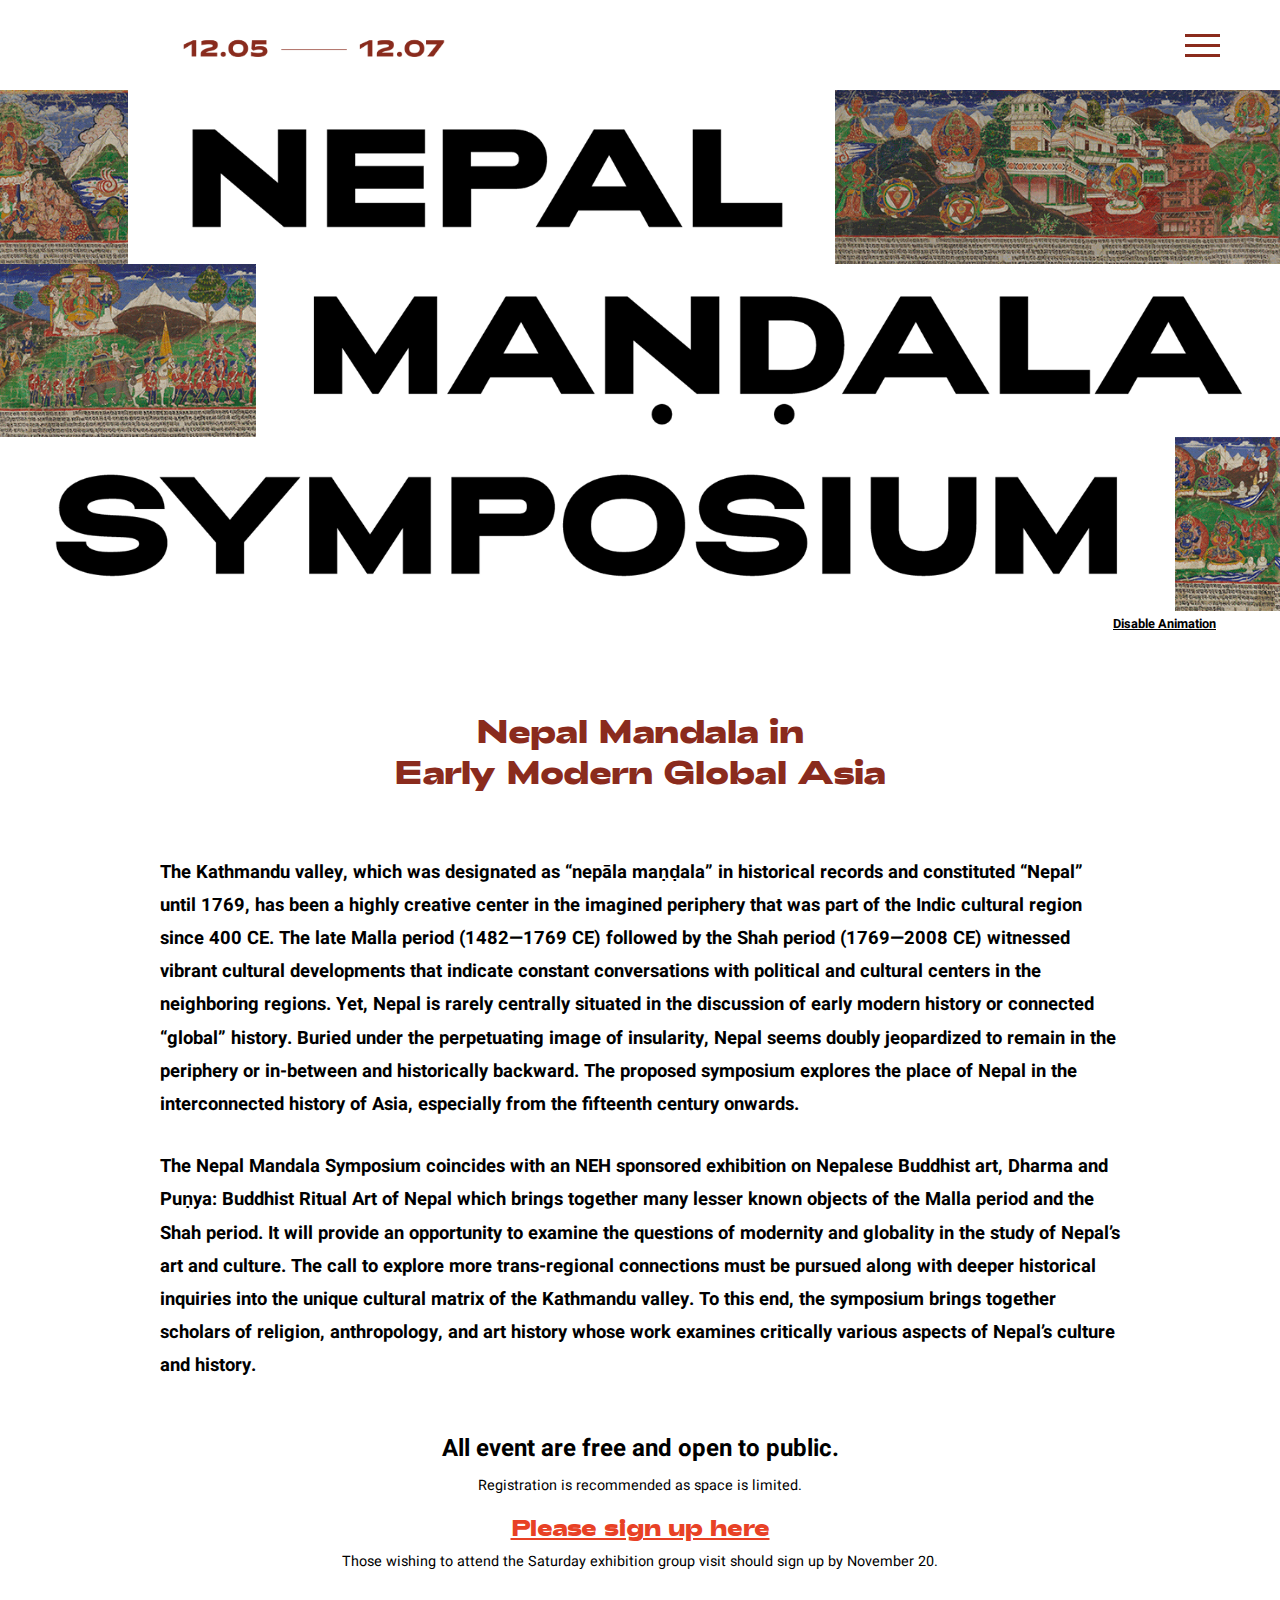
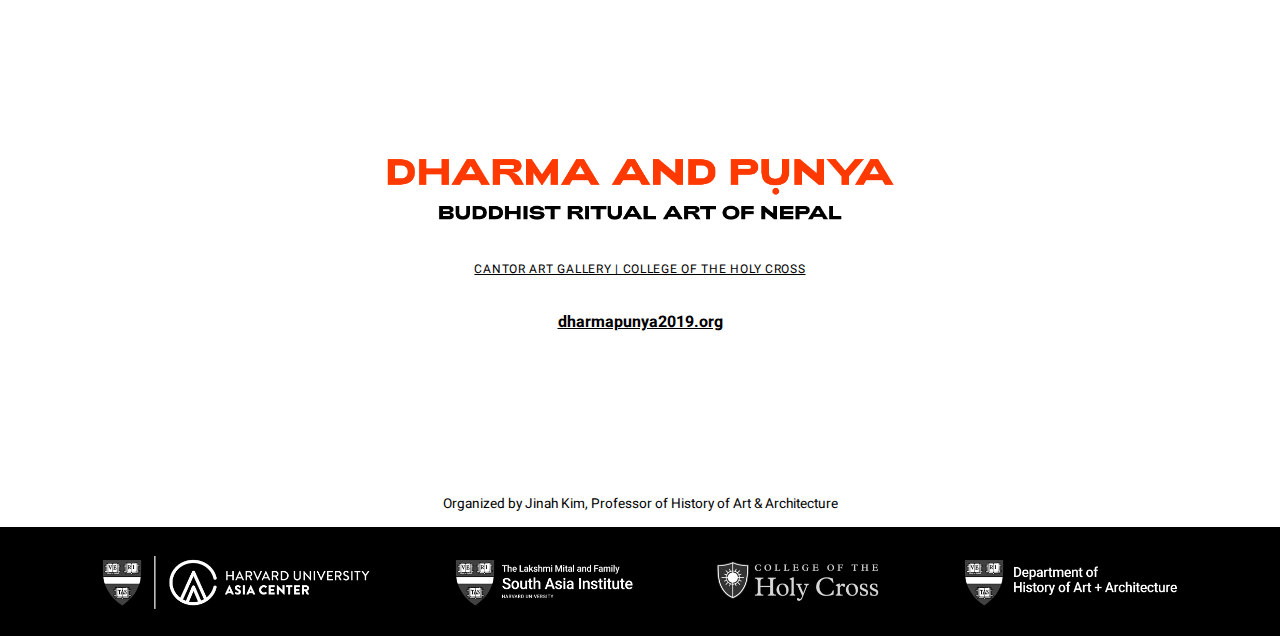
<file: index.html>
<!DOCTYPE html>
<html>
<head>
    <meta http-equiv="x-ua-compatible" content="ie=edge">
    <meta charset="utf-8"> 
    <meta name="viewport" content="width=device-width, initial-scale=1">
	<title>Nepal Mandala Symposium</title>
    <link rel="stylesheet" type="text/css" href="css/style.css">
    <link href="https://fonts.googleapis.com/css?family=Heebo:400,700&display=swap" rel="stylesheet">
    <script src="https://code.jquery.com/jquery-1.12.3.js"></script>
    <script type='text/javascript' src='js/script.js'></script>
    
</head>




<body>

    <div id="nav-page" class="nav-off">
        <div id="close"></div>
        <ul class="nav-list">
            <hr>
            <li class="center"><a href="program.html">Program</a></li>
            <hr>
            <li class="right"><a href="keynote.html">Keynote</a></li>
            <hr>
            <li class="left"><a href="speakers.html">Speakers</a></li>
            <hr>
            <li class="center"><a href="abstracts.html">Abstracts</a></li>
            <hr>
            <li class="right"><a href="logistics.html">Logistics</a></li>
            <hr>
            <li class="left"><a href="registration.html">Registration</a></li>
            <hr>
        </ul>
    </div>

	<header>   
		<nav>
			<div id="nav-icon">
				<div class="bar"></div>
  				<div class="bar"></div>
  				<div class="bar"></div>
			</div>
		</nav>
		<img class="date" src="img/date.png">
	</header>

    <div class="logo-home">
    <section class="container">
        <img class="scroll-1" src="img/top.gif">
        <img class="scroll-2" src="img/mid.gif">
        <img class="scroll-3" src="img/bottom.gif">              
    </section>
    <section class="container title-ticker">  
        <div class="ticker-move-1"><div class="ticker-item"><img src="img/nepal.png"></div></div>
        <div class="ticker-move-2 "> <div class="ticker-item"><img  src="img/mandala.png"></div>  </div>
        <div class="ticker-move-3"><div class="ticker-item"><img  src="img/symposium.png"></div> </div>
    </section> 
    </div>

        <p class="stop-animation">Disable Animation</p> 
  	


    <section class="info-container">
        <h1 class="home-title"> Nepal Mandala in<br>Early Modern Global Asia</h1>
        <p>The Kathmandu valley, which was designated as “nepāla maṇḍala” in historical records and constituted “Nepal” until 1769, has been a highly creative center in the imagined periphery that was part of the Indic cultural region since 400 CE. The late Malla period (1482—1769 CE) followed by the Shah period (1769—2008 CE) witnessed vibrant cultural developments that indicate constant conversations with political and cultural centers in the neighboring regions. Yet, Nepal is rarely centrally situated in the discussion of early modern history or connected “global” history. Buried under the perpetuating image of insularity, Nepal seems doubly jeopardized to remain in the periphery or in-between and historically backward. The proposed symposium explores the place of Nepal in the interconnected history of Asia, especially from the fifteenth century onwards. </p>   
  
        <p>The Nepal Mandala Symposium coincides with an NEH sponsored exhibition on Nepalese Buddhist art, Dharma and Puṇya: Buddhist Ritual Art of Nepal which brings together many lesser known objects of the Malla period and the Shah period. It will provide an opportunity to examine the questions of modernity and globality in the study of Nepal’s art and culture. The call to explore more trans-regional connections must be pursued along with deeper historical inquiries into the unique cultural matrix of the Kathmandu valley. To this end, the symposium brings together scholars of religion, anthropology, and art history whose work examines critically various aspects of Nepal’s culture and history.<p>


        <h3 class="center-text">All event are free and open to public.</h3>
        <h6 class="center-text">Registration is recommended as space is limited.</h6>
        <h4 class="center-text"> <a href="https://docs.google.com/forms/d/e/1FAIpQLScEnRxSj-iaV5rK5oQzpMjBmM-lbmPBoQk0Gf37lLeDebDB9g/viewform" target="blank">Please sign up here</a></h4>
        <h6 class="center-text">Those wishing to attend the Saturday exhibition group visit should sign up by November 20.</h6>	

    </section>

       


    


    <section class="dp-info-container">
        <img class="dp-logo" src="img/DP.jpg">
        <p class="cantor"><a href="https://www.holycross.edu/iris-and-b-gerald-cantor-art-gallery" target="blank">Cantor Art Gallery  |  College of the Holy Cross</a></p>
        <p><a href="https://dharmapunya2019.org" target="blank">dharmapunya2019.org</a></p>
 
    </section>

     <p class="title-p">Organized by Jinah Kim, Professor of History of Art & Architecture</p>


    <section class="sponsor-container">
        <div class="sponsor-item"><a href="https://asiacenter.harvard.edu" target="blank"><img src="img/sponsor_04.png"></a></div>
        <div class="sponsor-item"><a href="https://mittalsouthasiainstitute.harvard.edu" target="blank"><img src="img/sponsor_02.png"></a></div>
        <div class="sponsor-item"><a href="https://www.holycross.edu/" target="blank"><img src="img/sponsor_03.png"></a></div>
        <div class="sponsor-item"><a href="https://haa.fas.harvard.edu" target="blank"><img src="img/sponsor_05.png"></a></div>
    </section>   




   



</body>

</html>
</file>
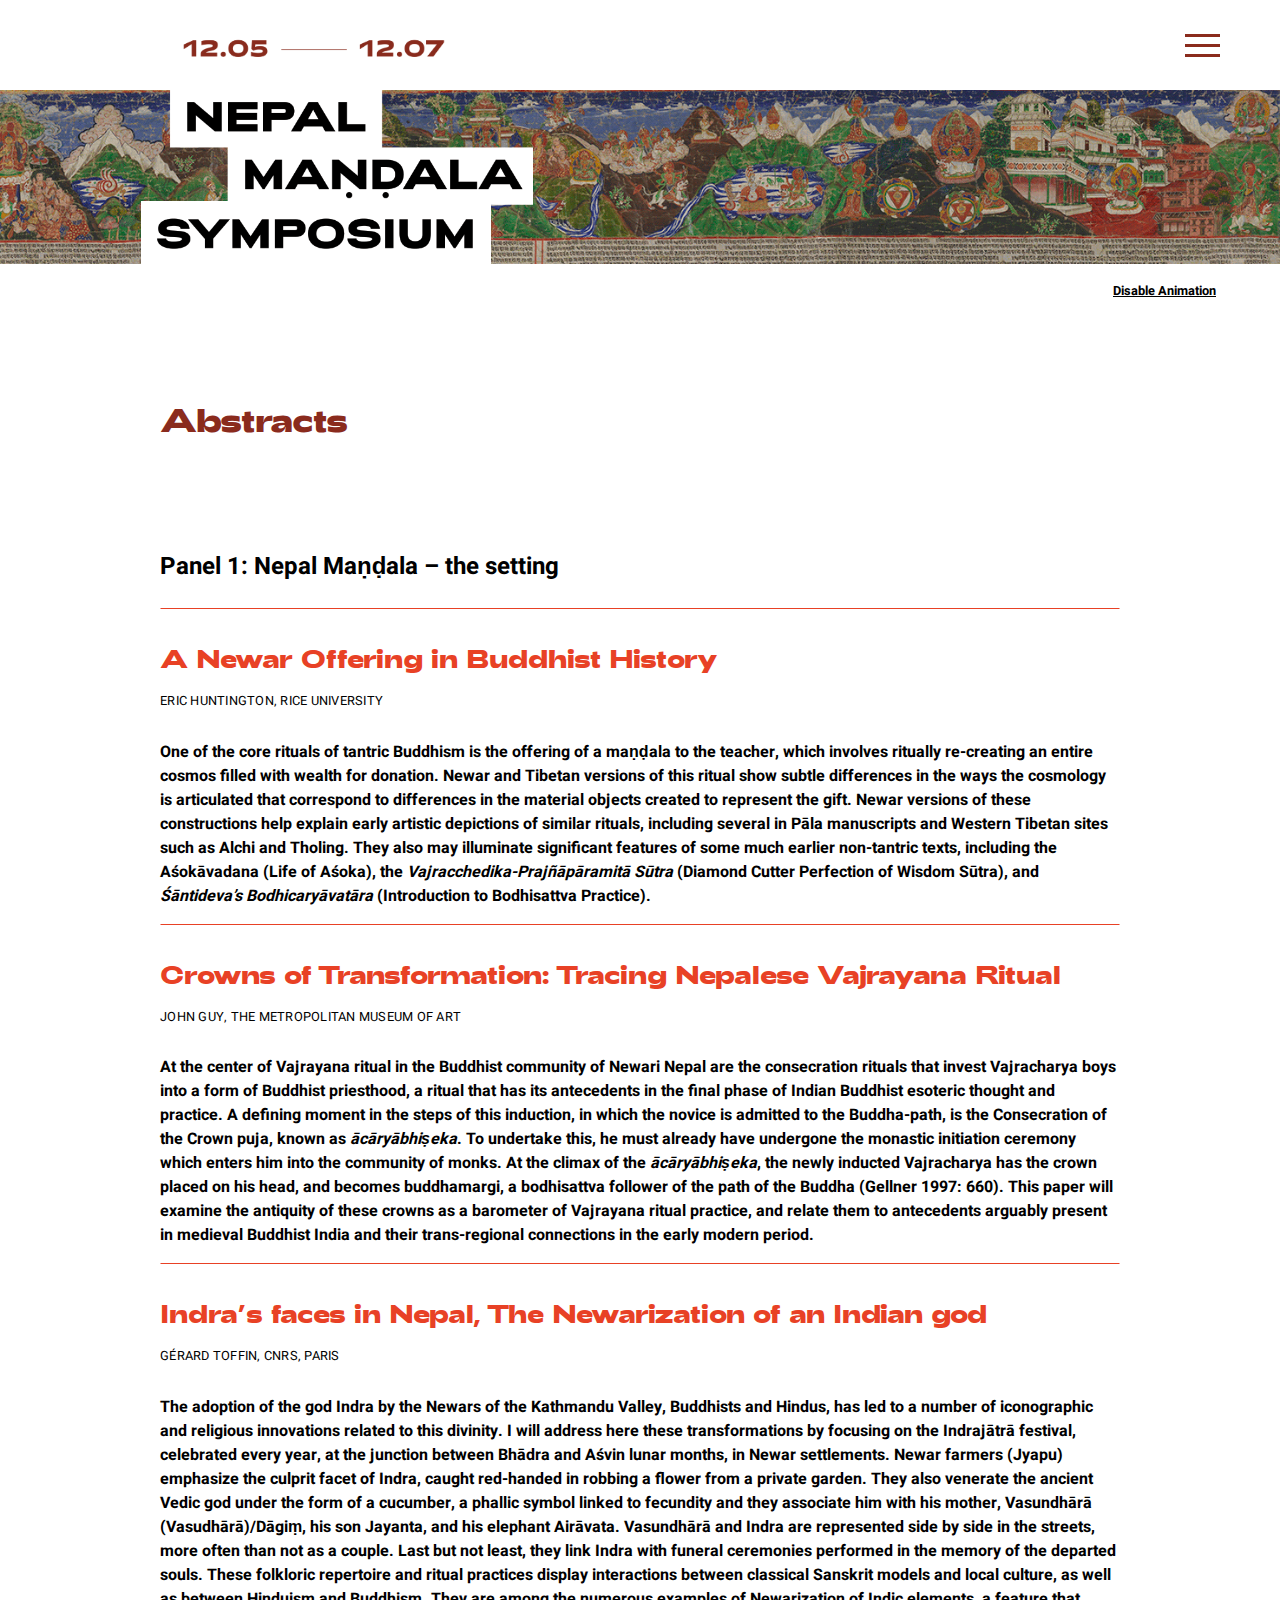
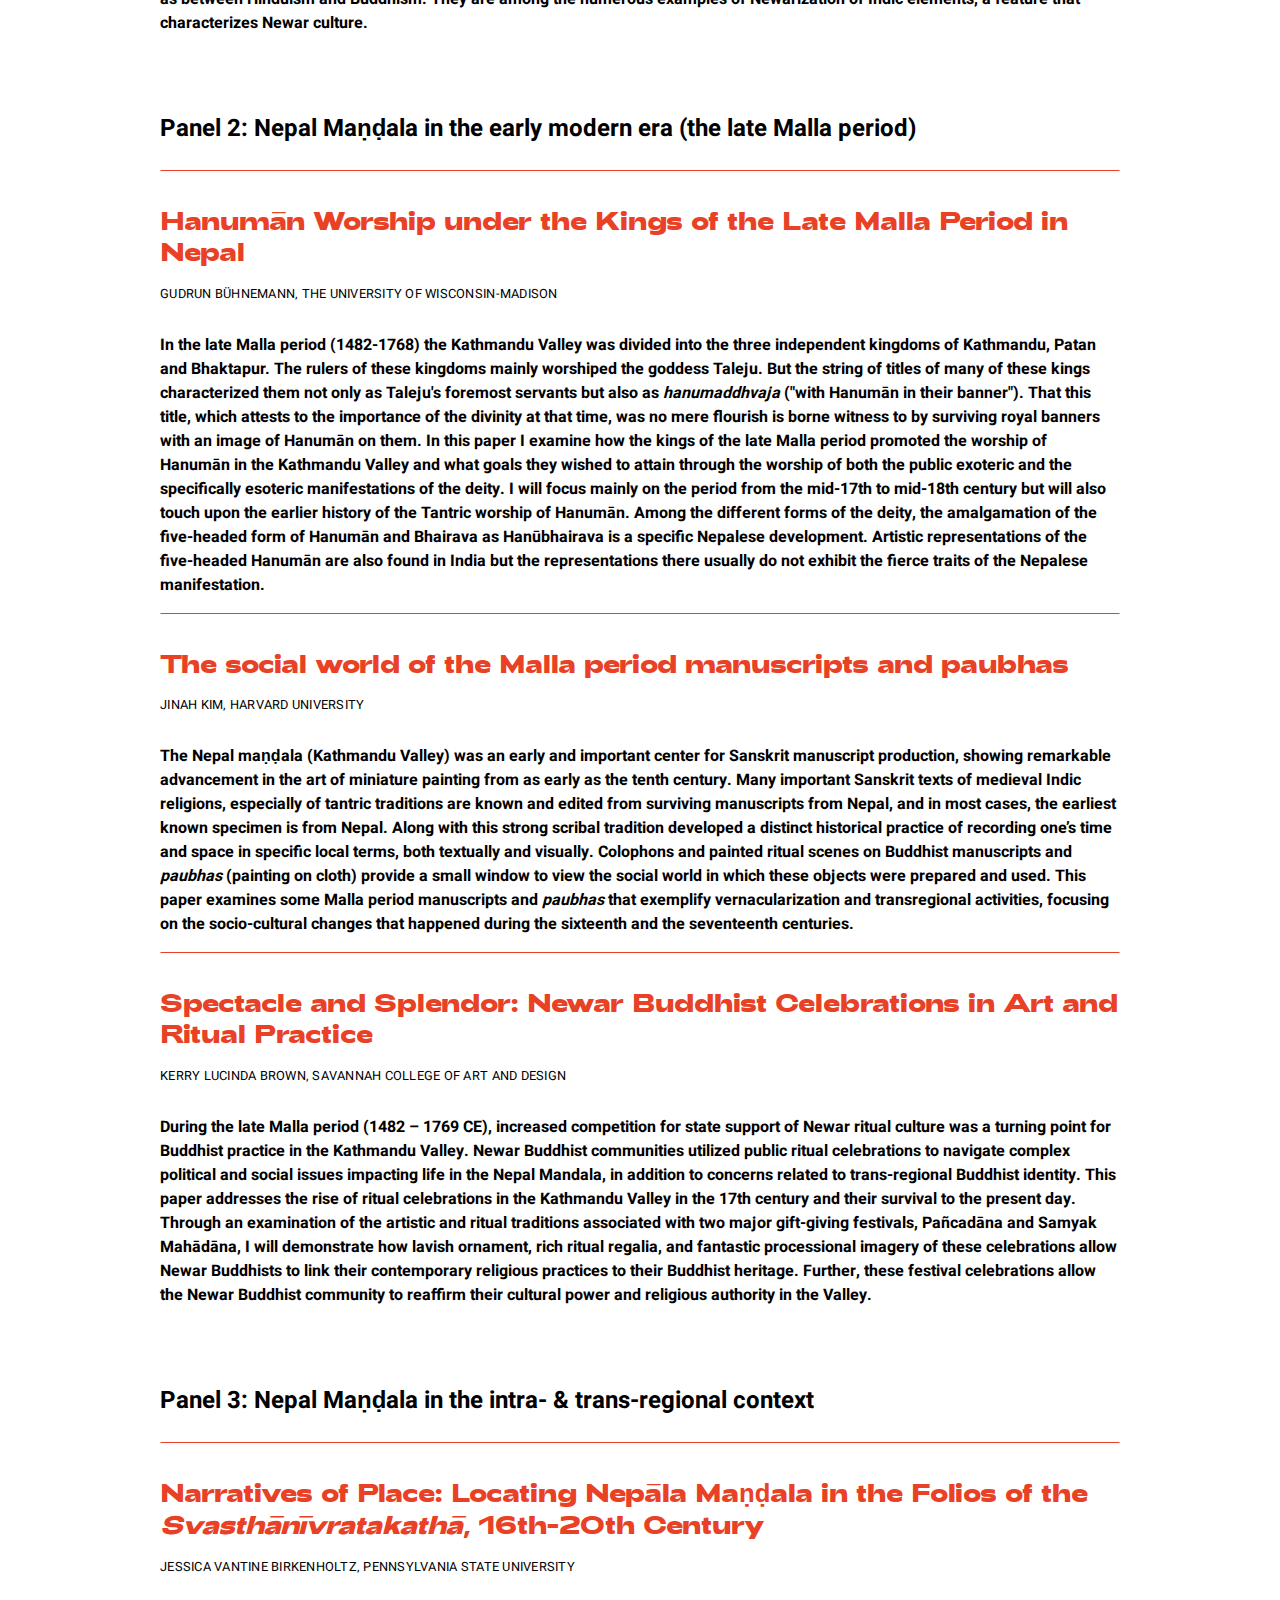
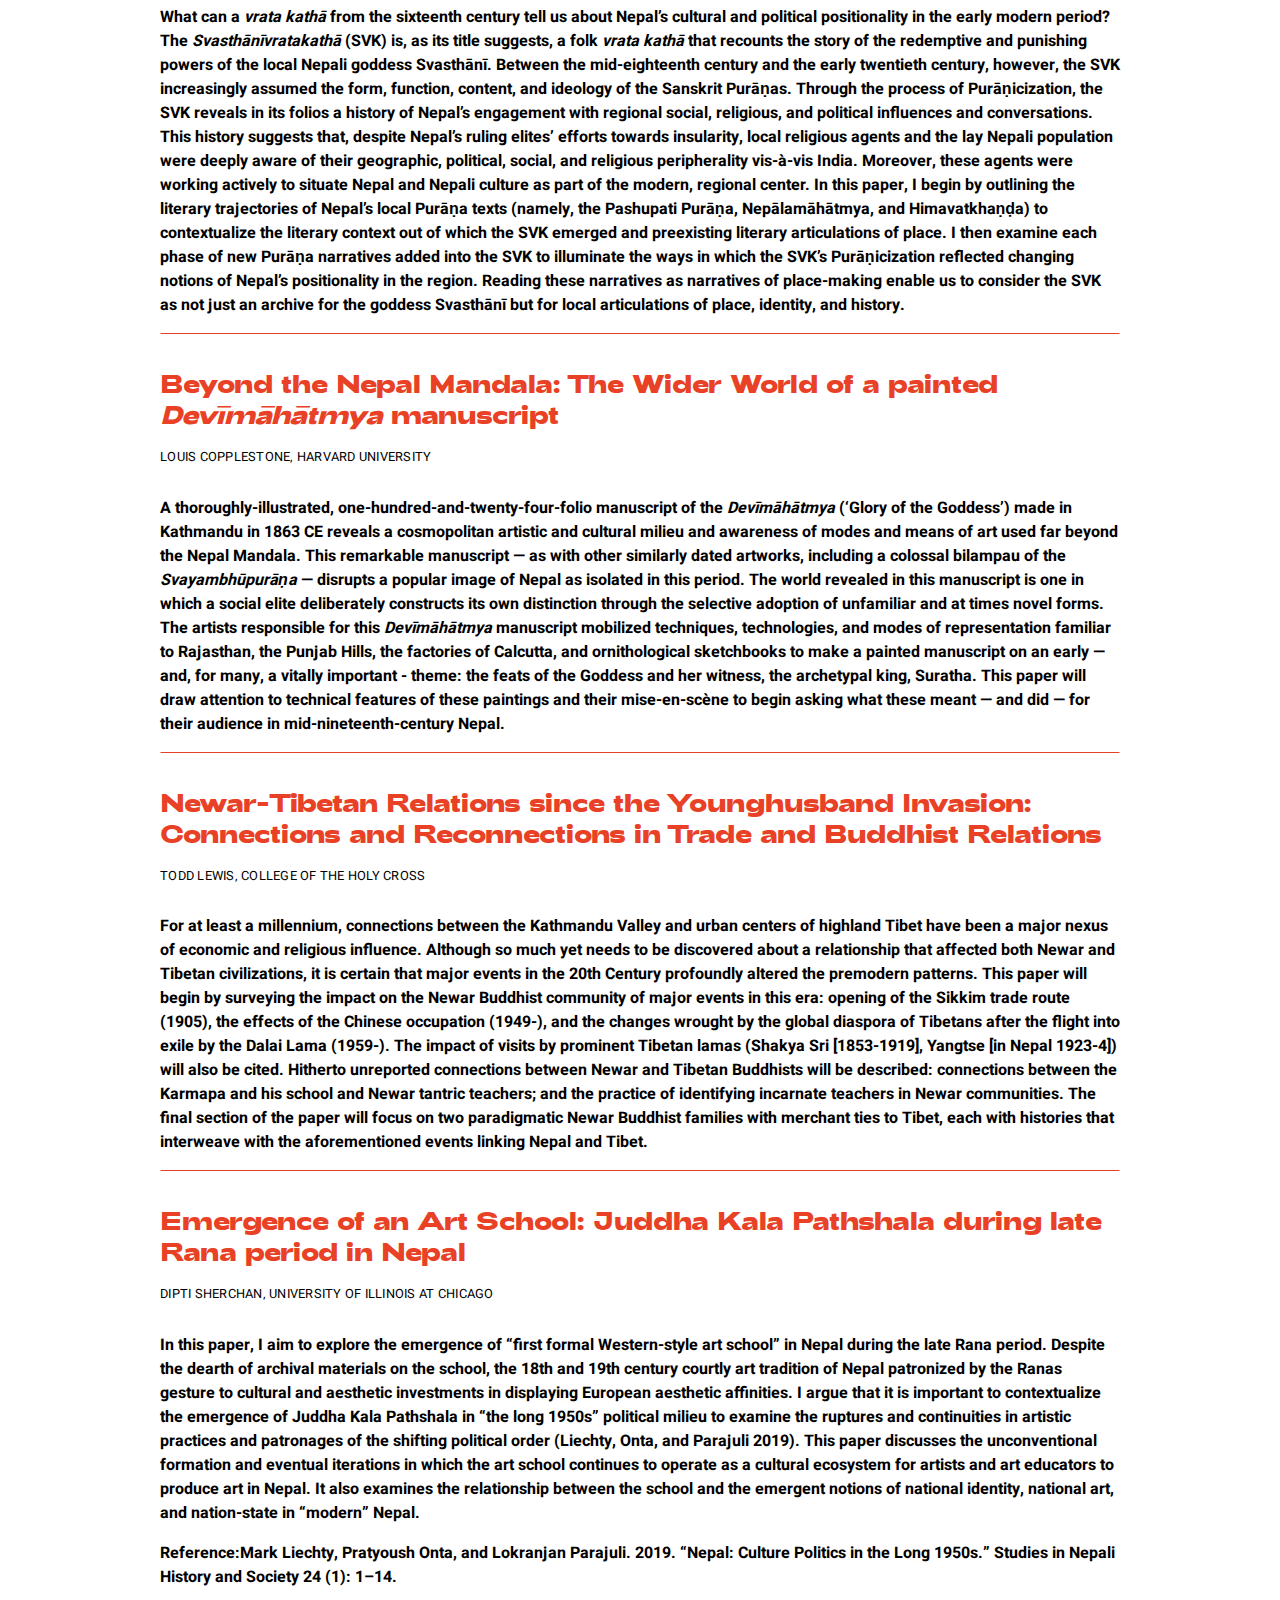
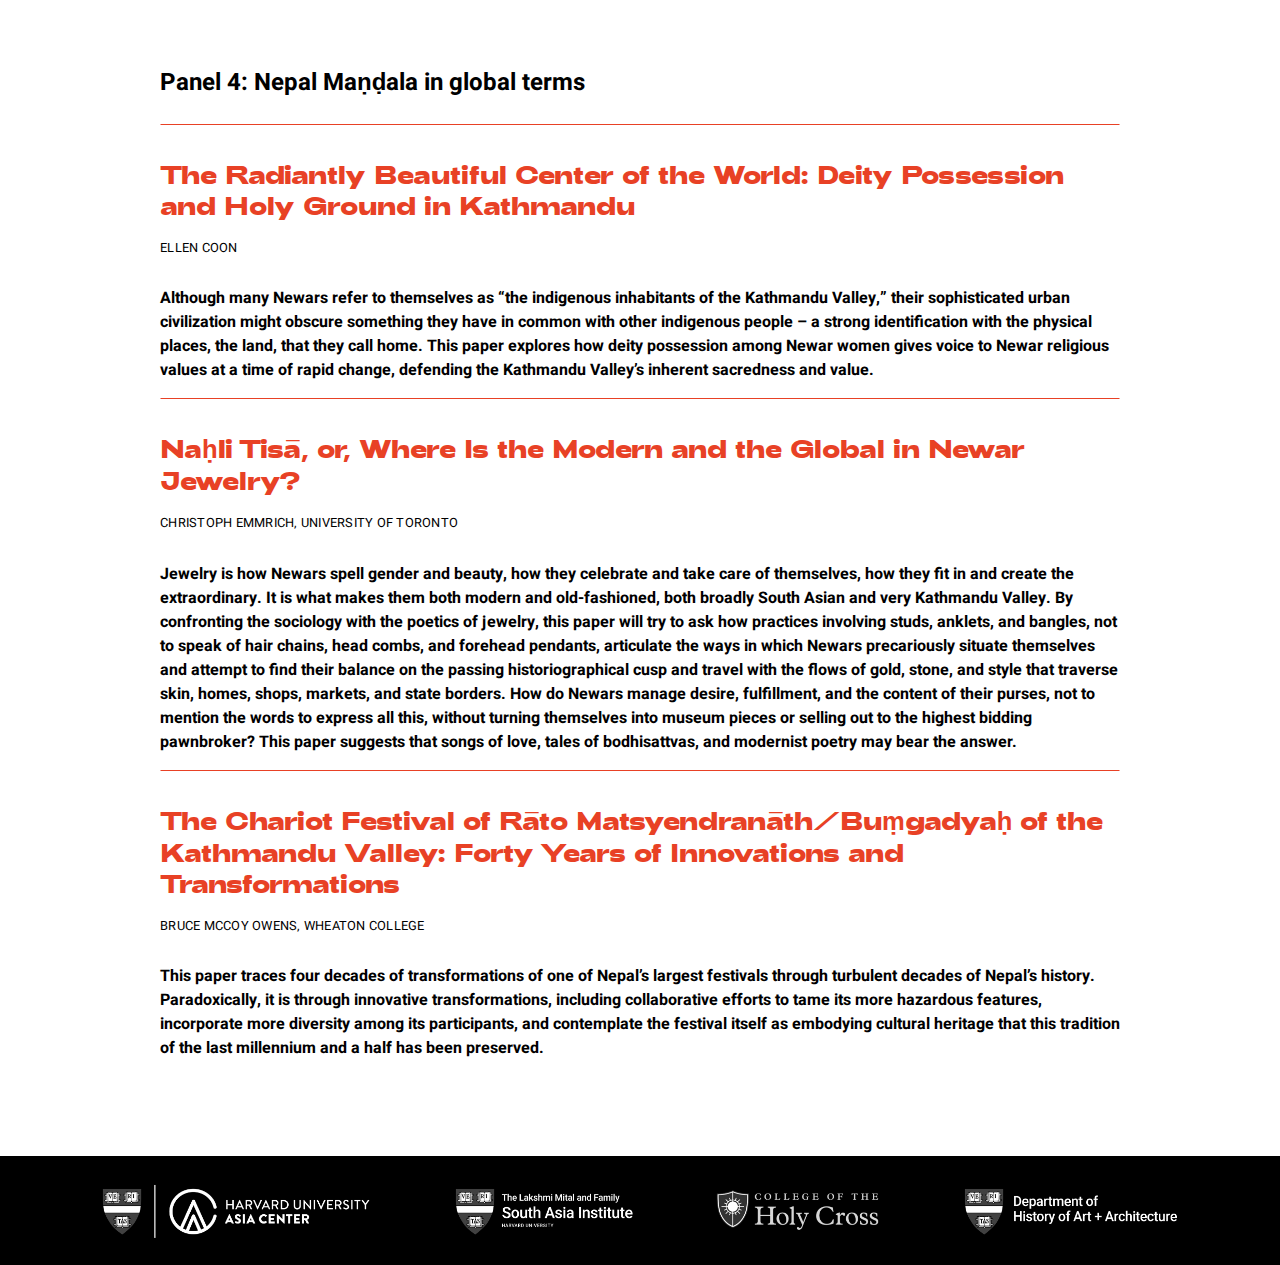
<file: abstracts.html>
<!DOCTYPE html>
<html>
<head>
    <meta http-equiv="x-ua-compatible" content="ie=edge">
    <meta charset="utf-8"> 
    <meta name="viewport" content="width=device-width, initial-scale=1">
	<title>Nepal Mandala Symposium</title>
    <link rel="stylesheet" type="text/css" href="css/style.css">
    <link href="https://fonts.googleapis.com/css?family=Heebo:400,700&display=swap" rel="stylesheet">
    <script src="https://code.jquery.com/jquery-1.12.3.js"></script>
    <script type='text/javascript' src='js/script.js'></script>
    
</head>




<body>


    <div id="nav-page" class="nav-off">
        <div id="close"></div>
        <ul class="nav-list">
            <hr>
            <li class="center"><a href="program.html">Program</a></li>
            <hr>
            <li class="right"><a href="keynote.html">Keynote</a></li>
            <hr>
            <li class="left"><a href="speakers.html">Speakers</a></li>
            <hr>
            <li class="center"><a href="abstracts.html">Abstracts</a></li>
            <hr>
            <li class="right"><a href="logistics.html">Logistics</a></li>
            <hr>
            <li class="left"><a href="registration.html">Registration</a></li>
            <hr>
        </ul>
    </div>
  

	<header>
		<nav>
			<div id="nav-icon">
				<div class="bar"></div>
  				<div class="bar"></div>
  				<div class="bar"></div>
			</div>
		</nav>
		<img class="date" src="img/date.png">
	</header>

    <div class="mobile-logo"><a href="index.html">
    <section class="container">
        <img class="scroll-1" src="img/top.gif">
        <img class="scroll-2" src="img/mid.gif">
        <img class="scroll-3" src="img/bottom.gif">              
    </section>
    <section class="container title-ticker">  
        <div class="ticker-move-1"><div class="ticker-item"><img src="img/nepal.png"></div></div>
        <div class="ticker-move-2 "> <div class="ticker-item"><img  src="img/mandala.png"></div>  </div>
        <div class="ticker-move-3"><div class="ticker-item"><img  src="img/symposium.png"></div> </div>
    </section> 
    </a></div>


    <div class="desktop-logo">
    <section class="container">
        <img class="scroll-1" src="img/top.gif">
    </section>
    <section class="container">
        <div class="main-logo"><a href="index.html"><img  src="img/logo.png"></a></div> 
    </section>
    </div>
    



    <p class="stop-animation">Disable Animation</p> 
    <section class="page-container">
        
        <h1>Abstracts</h1>
       




        <h3 class="panel-section">Panel 1: Nepal Maṇḍala – the setting</h3> 
  

        <hr class="schedule-rule">
        <h2>A Newar Offering in Buddhist History</h2>
        <h6 class="abstract-name">Eric Huntington, Rice University</h6>
        <p>One of the core rituals of tantric Buddhism is the offering of a maṇḍala to the teacher, which involves ritually re-creating an entire cosmos filled with wealth for donation. Newar and Tibetan versions of this ritual show subtle differences in the ways the cosmology is articulated that correspond to differences in the material objects created to represent the gift. Newar versions of these constructions help explain early artistic depictions of similar rituals, including several in Pāla manuscripts and Western Tibetan sites such as Alchi and Tholing. They also may illuminate significant features of some much earlier non-tantric texts, including the Aśokāvadana (Life of Aśoka), the <i>Vajracchedika-Prajñāpāramitā Sūtra</i> (Diamond Cutter Perfection of Wisdom Sūtra), and <i>Śāntideva’s Bodhicaryāvatāra</i> (Introduction to Bodhisattva Practice).</p>

        <hr class="schedule-rule">

        <h2>Crowns of Transformation: Tracing Nepalese Vajrayana Ritual</h2>
        <h6 class="abstract-name">John Guy, The Metropolitan Museum of Art</h6>
        <p>At the center of Vajrayana ritual in the Buddhist community of Newari Nepal are the consecration rituals that invest Vajracharya boys into a form of Buddhist priesthood, a ritual that has its antecedents in the final phase of Indian Buddhist esoteric thought and practice. A defining moment in the steps of this induction, in which the novice is admitted to the Buddha-path, is the Consecration of the Crown puja, known as <i>ācāryābhiṣeka</i>. To undertake this, he must already have undergone the monastic initiation ceremony which enters him into the community of monks. At the climax of the <i>ācāryābhiṣeka</i>, the newly inducted Vajracharya has the crown placed on his head, and becomes buddhamargi, a bodhisattva follower of the path of the Buddha (Gellner 1997: 660). This paper will examine the antiquity of these crowns as a barometer of Vajrayana ritual practice, and relate them to antecedents arguably present in medieval Buddhist India and their trans-regional connections in the early modern period.</p>

        <hr class="schedule-rule">

        <h2>Indra’s faces in Nepal, The Newarization of an Indian god </h2>
        <h6 class="abstract-name">Gérard Toffin, CNRS, Paris</h6>
        <p>The adoption of the god Indra by the Newars of the Kathmandu Valley, Buddhists and Hindus, has led to a number of iconographic and religious innovations related to this divinity. I will address here these transformations by focusing on the Indrajātrā festival, celebrated every year, at the junction between Bhādra and Aśvin lunar months, in Newar settlements. Newar farmers (Jyapu) emphasize the culprit facet of Indra, caught red-handed in robbing a flower from a private garden. They also venerate the ancient Vedic god under the form of a cucumber, a phallic symbol linked to fecundity and they associate him with his mother, Vasundhārā (Vasudhārā)/Dāgiṃ, his son Jayanta, and his elephant Airāvata. Vasundhārā and Indra are represented side by side in the streets, more often than not as a couple. Last but not least, they link Indra with funeral ceremonies performed in the memory of the departed souls. These folkloric repertoire and ritual practices display interactions between classical Sanskrit models and local culture, as well as between Hinduism and Buddhism. They are among the numerous examples of Newarization of Indic elements, a feature that characterizes Newar culture. </p>


         

        <h3 class="panel-section"> Panel 2: Nepal Maṇḍala in the early modern era (the late Malla period)</h3> 


        <hr class="schedule-rule">
        <h2>Hanumān Worship under the Kings of the Late Malla Period in Nepal</h2>
        <h6 class="abstract-name">Gudrun Bühnemann, The University of Wisconsin-Madison</h6>
        <p>In the late Malla period (1482-1768) the Kathmandu Valley was divided into the three independent kingdoms of Kathmandu, Patan and Bhaktapur. The rulers of these kingdoms mainly worshiped the goddess Taleju. But the string of titles of many of these kings characterized them not only as Taleju's foremost servants but also as <i>hanumaddhvaja</i> ("with Hanumān in their banner"). That this title, which attests to the importance of the divinity at that time, was no mere flourish is borne witness to by surviving royal banners with an image of Hanumān on them. In this paper I examine how the kings of the late Malla period promoted the worship of Hanumān in the Kathmandu Valley and what goals they wished to attain through the worship of both the public exoteric and the specifically esoteric manifestations of the deity. I will focus mainly on the period from the mid-17th to mid-18th century but will also touch upon the earlier history of the Tantric worship of Hanumān. Among the different forms of the deity, the amalgamation of the five-headed form of Hanumān and Bhairava as Hanūbhairava is a specific Nepalese development. Artistic representations of the five-headed Hanumān are also found in India but the representations there usually do not exhibit the fierce traits of the Nepalese manifestation.</p>

        <hr class="schedule-rule">
        <h2>The social world of the Malla period manuscripts and paubhas</h2>
        <h6 class="abstract-name">Jinah Kim, Harvard University</h6>
        <p>The Nepal maṇḍala (Kathmandu Valley) was an early and important center for Sanskrit manuscript production, showing remarkable advancement in the art of miniature painting from as early as the tenth century. Many important Sanskrit texts of medieval Indic religions, especially of tantric traditions are known and edited from surviving manuscripts from Nepal, and in most cases, the earliest known specimen is from Nepal. Along with this strong scribal tradition developed a distinct historical practice of recording one’s time and space in specific local terms, both textually and visually. Colophons and painted ritual scenes on Buddhist manuscripts and <i>paubhas</i> (painting on cloth) provide a small window to view the social world in which these objects were prepared and used. This paper examines some Malla period manuscripts and <i>paubhas</i> that exemplify vernacularization and transregional activities, focusing on the socio-cultural changes that happened during the sixteenth and the seventeenth centuries. </p>

        <hr class="schedule-rule">
        <h2>Spectacle and Splendor: Newar Buddhist Celebrations in Art and Ritual Practice </h2>
        <h6 class="abstract-name">Kerry Lucinda Brown, Savannah College of Art and Design</h6>
        <p>During the late Malla period (1482 – 1769 CE), increased competition for state support of Newar ritual culture was a turning point for Buddhist practice in the Kathmandu Valley. Newar Buddhist communities utilized public ritual celebrations to navigate complex political and social issues impacting life in the Nepal Mandala, in addition to concerns related to trans-regional Buddhist identity. This paper addresses the rise of ritual celebrations in the Kathmandu Valley in the 17th century and their survival to the present day. Through an examination of the artistic and ritual traditions associated with two major gift-giving festivals, Pañcadāna and Samyak Mahādāna, I will demonstrate how lavish ornament, rich ritual regalia, and fantastic processional imagery of these celebrations allow Newar Buddhists to link their contemporary religious practices to their Buddhist heritage. Further, these festival celebrations allow the Newar Buddhist community to reaffirm their cultural power and religious authority in the Valley.  </p>


        <h3 class="panel-section">Panel 3: Nepal Maṇḍala in the intra- & trans-regional context </h3> 


        <hr class="schedule-rule">
        <h2>Narratives of Place: Locating Nepāla Maṇḍala in the Folios of the <i>Svasthānīvratakathā</i>, 16th-20th Century</h2>
        <h6 class="abstract-name">Jessica Vantine Birkenholtz, Pennsylvania State University</h6>
        <p>What can a <i>vrata kathā</i> from the sixteenth century tell us about Nepal’s cultural and political positionality in the early modern period? The <i>Svasthānīvratakathā</i> (SVK) is, as its title suggests, a folk <i>vrata kathā</i> that recounts the story of the redemptive and punishing powers of the local Nepali goddess Svasthānī. Between the mid-eighteenth century and the early twentieth century, however, the SVK increasingly assumed the form, function, content, and ideology of the Sanskrit Purāṇas. Through the process of Purāṇicization, the SVK reveals in its folios a history of Nepal’s engagement with regional social, religious, and political influences and conversations. This history suggests that, despite Nepal’s ruling elites’ efforts towards insularity, local religious agents and the lay Nepali population were deeply aware of their geographic, political, social, and religious peripherality vis-à-vis India. Moreover, these agents were working actively to situate Nepal and Nepali culture as part of the modern, regional center. In this paper, I begin by outlining the literary trajectories of Nepal’s local Purāṇa texts (namely, the Pashupati Purāṇa, Nepālamāhātmya, and Himavatkhaṇḍa) to contextualize the literary context out of which the SVK emerged and preexisting literary articulations of place. I then examine each phase of new Purāṇa narratives added into the SVK to illuminate the ways in which the SVK’s Purāṇicization reflected changing notions of Nepal’s positionality in the region. Reading these narratives as narratives of place-making enable us to consider the SVK as not just an archive for the goddess Svasthānī but for local articulations of place, identity, and history. </p>

        <hr class="schedule-rule">
        <h2>Beyond the Nepal Mandala: The Wider World of a painted <i>Devīmāhātmya</i> manuscript</h2>
        <h6 class="abstract-name">Louis Copplestone, Harvard University</h6>
        <p>A thoroughly-illustrated, one-hundred-and-twenty-four-folio manuscript of the <i>Devīmāhātmya</i> (‘Glory of the Goddess’) made in Kathmandu in 1863 CE reveals a cosmopolitan artistic and cultural milieu and awareness of modes and means of art used far beyond the Nepal Mandala. This remarkable manuscript — as with other similarly dated artworks, including a colossal bilampau of the <i>Svayambhūpurāṇa</i> — disrupts a popular image of Nepal as isolated in this period. The world revealed in this manuscript is one in which a social elite deliberately constructs its own distinction through the selective adoption of unfamiliar and at times novel forms. The artists responsible for this <i>Devīmāhātmya</i> manuscript mobilized techniques, technologies, and modes of representation familiar to Rajasthan, the Punjab Hills, the factories of Calcutta, and ornithological sketchbooks to make a painted manuscript on an early — and, for many, a vitally important - theme: the feats of the Goddess and her witness, the archetypal king, Suratha. This paper will draw attention to technical features of these paintings and their mise-en-scène to begin asking what these meant — and did — for their audience in mid-nineteenth-century Nepal.</p>

        <hr class="schedule-rule">
        <h2>Newar-Tibetan Relations since the Younghusband Invasion: Connections and Reconnections in Trade and Buddhist Relations</h2>
        <h6 class="abstract-name">Todd Lewis, College of the Holy Cross</h6>
        <p>For at least a millennium, connections between the Kathmandu Valley and urban centers of highland Tibet have been a major nexus of economic and religious influence. Although so much yet needs to be discovered about a relationship that affected both Newar and Tibetan civilizations, it is certain that major events in the 20th Century profoundly altered the premodern patterns. This paper will begin by surveying the impact on the Newar Buddhist community of major events in this era: opening of the Sikkim trade route (1905), the effects of the Chinese occupation (1949-), and the changes wrought by the global diaspora of Tibetans after the flight into exile by the Dalai Lama (1959-). The impact of visits by prominent Tibetan lamas (Shakya Sri [1853-1919], Yangtse [in Nepal 1923-4]) will also be cited. Hitherto unreported connections between Newar and Tibetan Buddhists will be described: connections between the Karmapa and his school and Newar tantric teachers; and the practice of identifying incarnate teachers in Newar communities. The final section of the paper will focus on two paradigmatic Newar Buddhist families with merchant ties to Tibet, each with histories that interweave with the aforementioned events linking Nepal and Tibet.</p>

        <hr class="schedule-rule">
        <h2>Emergence of an Art School: Juddha Kala Pathshala during late Rana period in Nepal</h2>
        <h6 class="abstract-name">Dipti Sherchan, University of Illinois at Chicago</h6>
        <p>In this paper, I aim to explore the emergence of “first formal Western-style art school” in Nepal during the late Rana period. Despite the dearth of archival materials on the school, the 18th and 19th century courtly art tradition of Nepal patronized by the Ranas gesture to cultural and aesthetic investments in displaying European aesthetic affinities. I argue that it is important to contextualize the emergence of Juddha Kala Pathshala in “the long 1950s” political milieu to examine the ruptures and continuities in artistic practices and patronages of the shifting political order (Liechty, Onta, and Parajuli 2019). This paper discusses the unconventional formation and eventual iterations in which the art school continues to operate as a cultural ecosystem for artists and art educators to produce art in Nepal. It also examines the relationship between the school and the emergent notions of national identity, national art, and nation-state in “modern” Nepal. 
            </p>
            <p>Reference:Mark Liechty, Pratyoush Onta, and Lokranjan Parajuli. 2019. “Nepal: Culture Politics in the Long 1950s.” Studies in Nepali History and Society 24 (1): 1–14.</p>

        <h3 class="panel-section">Panel 4: Nepal Maṇḍala in global terms</h3>


        <hr class="schedule-rule">
        <h2>The Radiantly Beautiful Center of the World: Deity Possession and Holy Ground in Kathmandu</h2>
        <h6 class="abstract-name">Ellen Coon</h6>
        <p>Although many Newars refer to themselves as “the indigenous inhabitants of the Kathmandu Valley,” their sophisticated urban civilization might obscure something they have in common with other indigenous people – a strong identification with the physical places, the land, that they call home.  This paper explores how deity possession among Newar women gives voice to Newar religious values at a time of rapid change, defending the Kathmandu Valley’s inherent sacredness and value. </p>   

        <hr class="schedule-rule">
        <h2>Naḥli Tisā, or, Where Is the Modern and the Global in Newar Jewelry?</h2>
        <h6 class="abstract-name">Christoph Emmrich, University of Toronto</h6>
        <p>Jewelry is how Newars spell gender and beauty, how they celebrate and take care of themselves, how they fit in and create the extraordinary. It is what makes them both modern and old-fashioned, both broadly South Asian and very Kathmandu Valley. By confronting the sociology with the poetics of jewelry, this paper will try to ask how practices involving studs, anklets, and bangles, not to speak of hair chains, head combs, and forehead pendants, articulate the ways in which Newars precariously situate themselves and attempt to find their balance on the passing historiographical cusp and travel with the flows of gold, stone, and style that traverse skin, homes, shops, markets, and state borders. How do Newars manage desire, fulfillment, and the content of their purses, not to mention the words to express all this, without turning themselves into museum pieces or selling out to the highest bidding pawnbroker? This paper suggests that songs of love, tales of bodhisattvas, and modernist poetry may bear the answer. </p>   

        <hr class="schedule-rule">
        <h2>The Chariot Festival of Rāto Matsyendranāth/Buṃgadyaḥ of the Kathmandu Valley: Forty Years of Innovations and Transformations</h2>
        <h6 class="abstract-name">Bruce McCoy Owens, Wheaton College</h6>
        <p>This paper traces four decades of transformations of one of Nepal’s largest festivals through turbulent decades of Nepal’s history. Paradoxically, it is through innovative transformations, including collaborative efforts to tame its more hazardous features, incorporate more diversity among its participants, and contemplate the festival itself as embodying cultural heritage that this tradition of the last millennium and a half has been preserved.</p>   
        

    </section>










   

    <section class="sponsor-container">
        <div class="sponsor-item"><a href="https://asiacenter.harvard.edu" target="blank"><img src="img/sponsor_04.png"></a></div>
        <div class="sponsor-item"><a href="https://mittalsouthasiainstitute.harvard.edu" target="blank"><img src="img/sponsor_02.png"></a></div>
        <div class="sponsor-item"><a href="https://www.holycross.edu/" target="blank"><img src="img/sponsor_03.png"></a></div>
        <div class="sponsor-item"><a href="https://haa.fas.harvard.edu" target="blank"><img src="img/sponsor_05.png"></a></div>
    </section>   




   



</body>

</html>
</file>
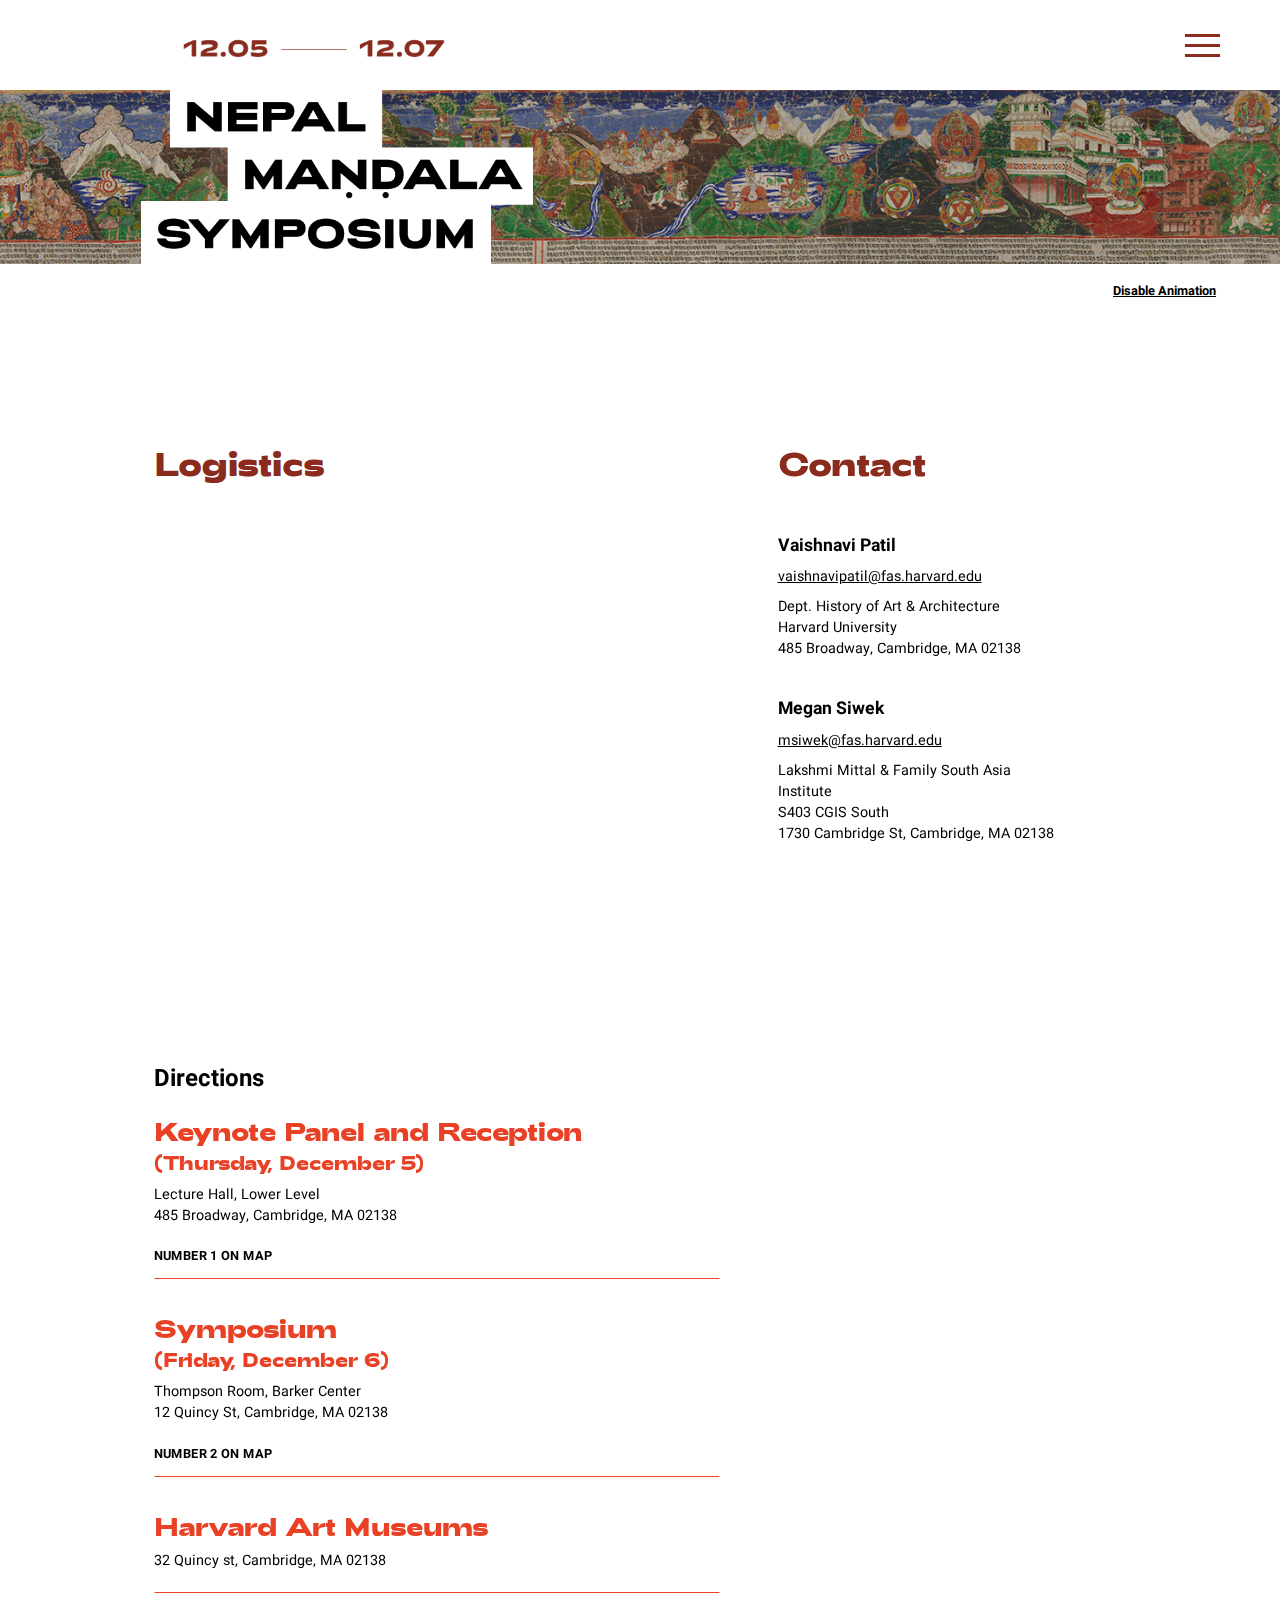
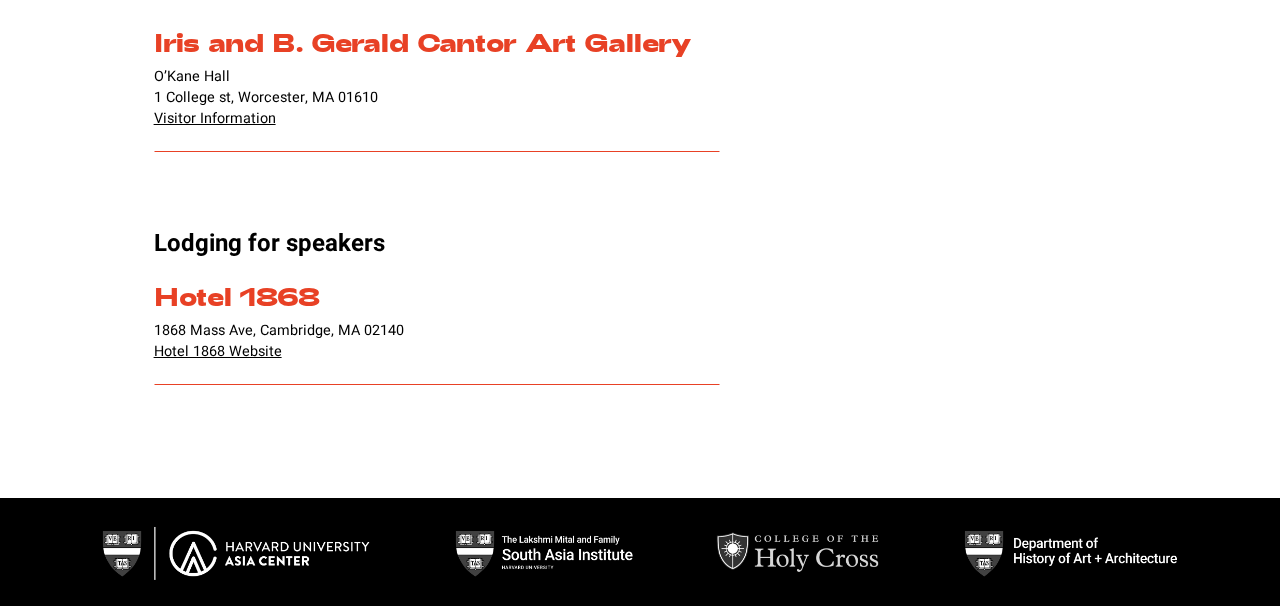
<file: logistics.html>
<!DOCTYPE html>
<html>
<head>
    <meta http-equiv="x-ua-compatible" content="ie=edge">
    <meta charset="utf-8"> 
    <meta name="viewport" content="width=device-width, initial-scale=1">
	<title>Nepal Mandala Symposium</title>
    <link rel="stylesheet" type="text/css" href="css/style.css">
    <link href="https://fonts.googleapis.com/css?family=Heebo:400,700&display=swap" rel="stylesheet">
    <script src="https://code.jquery.com/jquery-1.12.3.js"></script>
    <script type='text/javascript' src='js/script.js'></script>
    
</head>




<body>


    <div id="nav-page" class="nav-off">
        <div id="close"></div>
        <ul class="nav-list">
            <hr>
            <li class="center"><a href="program.html">Program</a></li>
            <hr>
            <li class="right"><a href="keynote.html">Keynote</a></li>
            <hr>
            <li class="left"><a href="speakers.html">Speakers</a></li>
            <hr>
            <li class="center"><a href="abstracts.html">Abstracts</a></li>
            <hr>
            <li class="right"><a href="logistics.html">Logistics</a></li>
            <hr>
            <li class="left"><a href="registration.html">Registration</a></li>
            <hr>
        </ul>
    </div>
  

	<header>
		<nav>
			<div id="nav-icon">
				<div class="bar"></div>
  				<div class="bar"></div>
  				<div class="bar"></div>
			</div>
		</nav>
		<img class="date" src="img/date.png">
	</header>

    <div class="mobile-logo"><a href="index.html">
    <section class="container">
        <img class="scroll-1" src="img/top.gif">
        <img class="scroll-2" src="img/mid.gif">
        <img class="scroll-3" src="img/bottom.gif">              
    </section>
    <section class="container title-ticker">  
        <div class="ticker-move-1"><div class="ticker-item"><img src="img/nepal.png"></div></div>
        <div class="ticker-move-2 "> <div class="ticker-item"><img  src="img/mandala.png"></div>  </div>
        <div class="ticker-move-3"><div class="ticker-item"><img  src="img/symposium.png"></div> </div>
    </section> 
    </a></div>


    <div class="desktop-logo">
    <section class="container">
        <img class="scroll-1" src="img/top.gif">
    </section>
    <section class="container">
        <div class="main-logo"><a href="index.html"><img  src="img/logo.png"></a></div> 
    </section>
    </div>
    



    <p class="stop-animation">Disable Animation</p> 
    <section class="page-container-flex">
        
        
        <div class="column-3-4">
            <h1>Logistics</h1>  
            <iframe src="https://www.google.com/maps/d/embed?mid=12MGVVJClPz2L75GzQ_UnxCraweFkX36V" width="640" height="480"></iframe>

            <h3 class="logistics-head">Directions</h3>

            <h2>Keynote Panel and Reception</h2>
                <h4>(Thursday, December 5)</h4>

            <h6>Lecture Hall, Lower Level<br>485 Broadway, Cambridge, MA 02138</h6>
            <p class="map-marker">Number 1 on map</p>

            <hr class="schedule-rule">


            <h2>Symposium</h2> 
            <h4>(Friday, December 6)</h4>

            <h6>Thompson Room, Barker Center<br>12 Quincy St, Cambridge, MA 02138</h6>
            <p class="map-marker">Number 2 on map</p>

            <hr class="schedule-rule">


            <h2>Harvard Art Museums</h2>
            <h6>32 Quincy st, Cambridge, MA 02138</h6>


            <hr class="schedule-rule">

            <h2>Iris and B. Gerald Cantor Art Gallery</h2>
            <h6>O’Kane Hall<br>
                1 College st, Worcester, MA 01610<br>
                <a href="https://www.holycross.edu/iris-and-b-gerald-cantor-art-gallery/visitor-information" target="blank">Visitor Information</a>
            </h6>

            <hr class="schedule-rule">


            <h3 class="logistics-head">Lodging for speakers</h3>
 
            <h2>Hotel 1868</h2>
            <h6>1868 Mass Ave, Cambridge, MA 02140<br>
                <a href="https://www.hotel1868.com" target="blank">Hotel 1868 Website</a>
                </h6>
            <hr class="schedule-rule">

</div>
<div class="column-1-4">

            <h1>Contact</h1>

            <h5>Vaishnavi Patil</h5>
            <h6 class="mail-style"><a href="mailto:vaishnavipatil@fas.harvard.edu">vaishnavipatil@fas.harvard.edu</a></h6>

            <h6>Dept. History of Art & Architecture<br>
             Harvard University<br>
             485 Broadway, Cambridge, MA 02138</h6>

            <h5 class="pad-top">Megan Siwek</h5>
            <h6 class="mail-style"><a href="mailto:vaishnavipatil@fas.harvard.edu">msiwek@fas.harvard.edu</a></h6>
            <h6>Lakshmi Mittal & Family South Asia Institute<br>
                S403 CGIS South<br>
                1730 Cambridge St, Cambridge, MA 02138</h6>
</div>
        

    </section>










   

    <section class="sponsor-container">
        <div class="sponsor-item"><a href="https://asiacenter.harvard.edu" target="blank"><img src="img/sponsor_04.png"></a></div>
        <div class="sponsor-item"><a href="https://mittalsouthasiainstitute.harvard.edu" target="blank"><img src="img/sponsor_02.png"></a></div>
        <div class="sponsor-item"><a href="https://www.holycross.edu/" target="blank"><img src="img/sponsor_03.png"></a></div>
        <div class="sponsor-item"><a href="https://haa.fas.harvard.edu" target="blank"><img src="img/sponsor_05.png"></a></div>
    </section>   




   



</body>

</html>
</file>
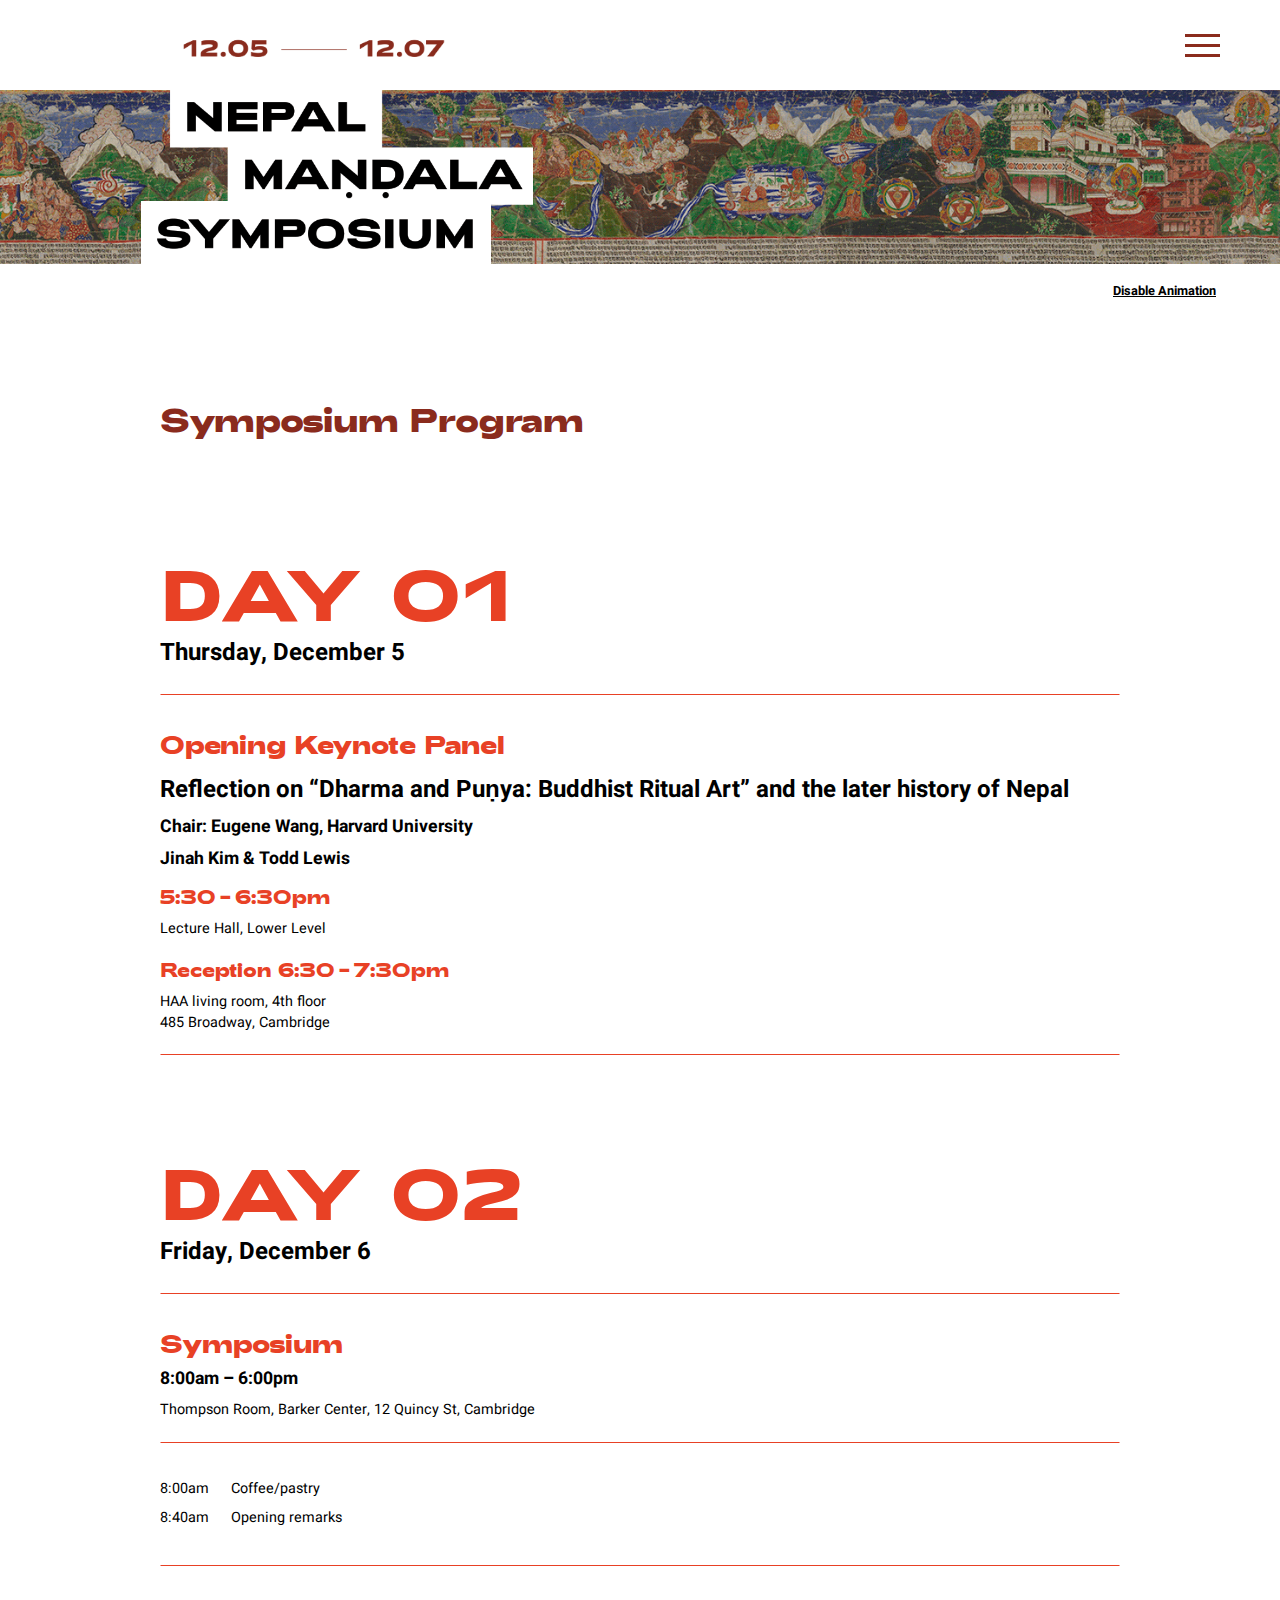
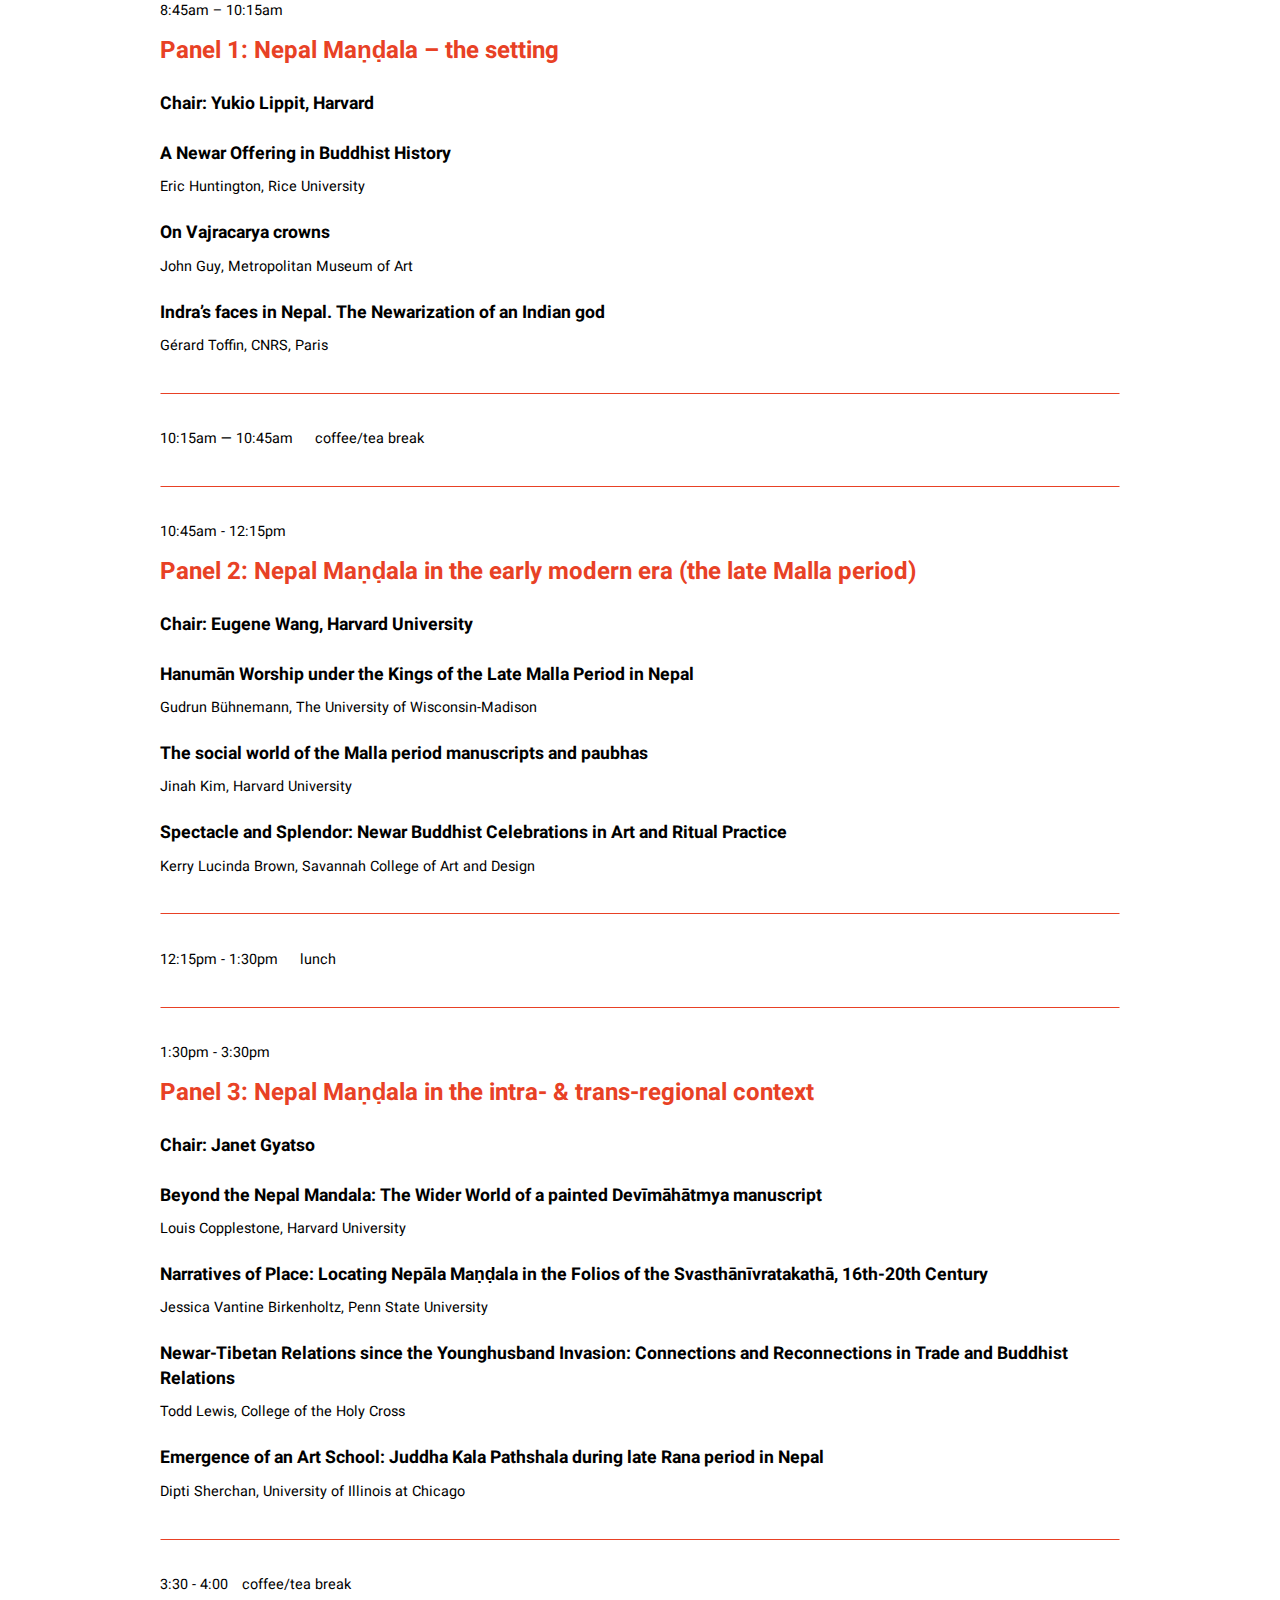
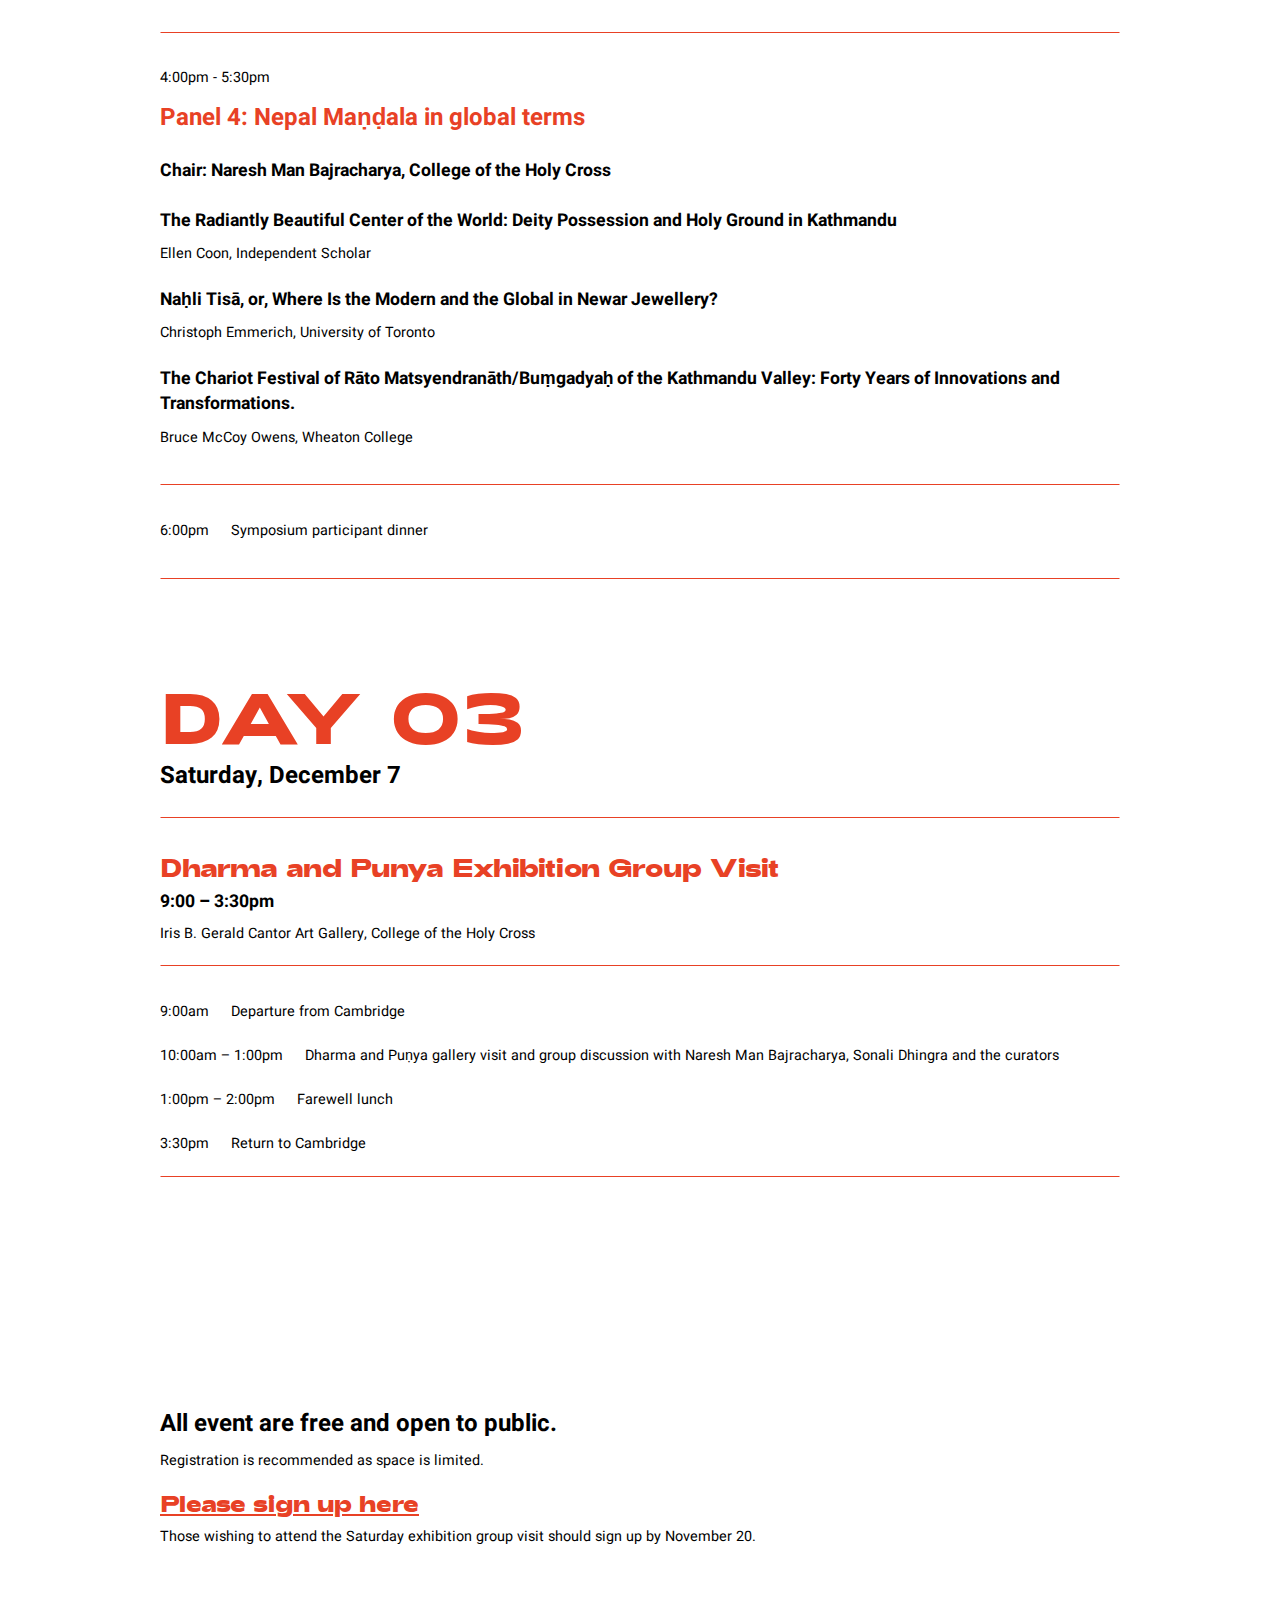
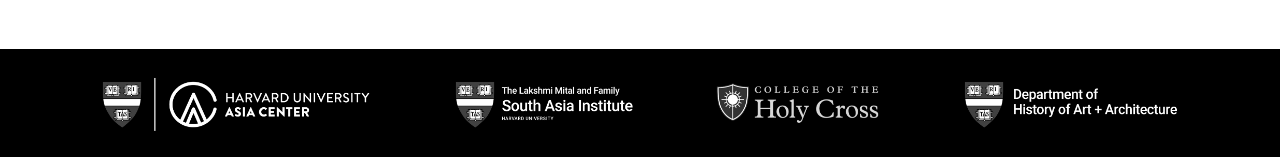
<file: program.html>
<!DOCTYPE html>
<html>
<head>
    <meta http-equiv="x-ua-compatible" content="ie=edge">
    <meta charset="utf-8"> 
    <meta name="viewport" content="width=device-width, initial-scale=1">
	<title>Nepal Mandala Symposium</title>
    <link rel="stylesheet" type="text/css" href="css/style.css">
    <link href="https://fonts.googleapis.com/css?family=Heebo:400,700&display=swap" rel="stylesheet">
    <script src="https://code.jquery.com/jquery-1.12.3.js"></script>
    <script type='text/javascript' src='js/script.js'></script>
    
</head>




<body>


    <div id="nav-page" class="nav-off">
        <div id="close"></div>
        <ul class="nav-list">
            <hr>
            <li class="center"><a href="program.html">Program</a></li>
            <hr>
            <li class="right"><a href="keynote.html">Keynote</a></li>
            <hr>
            <li class="left"><a href="speakers.html">Speakers</a></li>
            <hr>
            <li class="center"><a href="abstracts.html">Abstracts</a></li>
            <hr>
            <li class="right"><a href="logistics.html">Logistics</a></li>
            <hr>
            <li class="left"><a href="registration.html">Registration</a></li>
            <hr>
        </ul>
    </div>
  

	<header>
		<nav>
			<div id="nav-icon">
				<div class="bar"></div>
  				<div class="bar"></div>
  				<div class="bar"></div>
			</div>
		</nav>
		<img class="date" src="img/date.png">
	</header>

    <div class="mobile-logo"><a href="index.html">
    <section class="container">
        <img class="scroll-1" src="img/top.gif">
        <img class="scroll-2" src="img/mid.gif">
        <img class="scroll-3" src="img/bottom.gif">              
    </section>
    <section class="container title-ticker">  
        <div class="ticker-move-1"><div class="ticker-item"><img src="img/nepal.png"></div></div>
        <div class="ticker-move-2 "> <div class="ticker-item"><img  src="img/mandala.png"></div>  </div>
        <div class="ticker-move-3"><div class="ticker-item"><img  src="img/symposium.png"></div> </div>
    </section> 
    </a></div>


    <div class="desktop-logo">
    <section class="container">
        <img class="scroll-1" src="img/top.gif">
    </section>
    <section class="container">
        <div class="main-logo"><a href="index.html"><img  src="img/logo.png"></a></div> 
    </section>
    </div>
    



    
    <p class="stop-animation">Disable Animation</p>
    <section class="page-container">
        

        <h1>Symposium Program</h1>

        <h3 class="panel-section">
        <span class="panel-num">DAY 01 <br></span>
        Thursday, December 5
        </h3> 

        <hr class="schedule-rule">






        <h2>Opening Keynote Panel</h2> 
        <h3 class="program-titles">Reflection on “Dharma and Puṇya: Buddhist Ritual Art” and the later history of Nepal</h3>
        <h5>Chair: Eugene Wang, Harvard University</h5>
        <h5>Jinah Kim & Todd Lewis</h5>
        <h4 style="padding-top:0.5em;">5:30 – 6:30pm</h4>
        <h6>Lecture Hall, Lower Level</h6>
        <h4>Reception <span class="date-style">6:30 – 7:30pm</span></h4>
        <h6>HAA living room, 4th floor<br>485 Broadway, Cambridge</h6>
        
        
         <hr class="schedule-rule">   


        <h3 class="panel-section">
        <span class="panel-num">DAY 02 <br></span>
        Friday, December 6
        </h3> 

        <hr class="schedule-rule">   


        
        <h2>Symposium</h2>
        <h5>8:00am – 6:00pm</h5>
        <h6>Thompson Room, Barker Center, 12 Quincy St, Cambridge</h6>



       
        

        <div class="schedule">
            <hr class="schedule-rule"> 

        <h6>8:00am &emsp; Coffee/pastry</h6>

        <h6>8:40am &emsp; Opening remarks</h6>
        <h6> &nbsp;</h6>

        <hr class="schedule-rule"> 
        <h6>8:45am – 10:15am</h6>

        <h3 class="program-titles"> Panel 1: Nepal Maṇḍala – the setting</h3> 

        
        <h5>Chair: Yukio Lippit, Harvard </h5>

        <h5>A Newar Offering in Buddhist History</h5>
        <h6>Eric Huntington, Rice University</h6>

        <h5>On Vajracarya crowns</h5>
        <h6>John Guy, Metropolitan Museum of Art</h6>

        <h5>Indra’s faces in Nepal. The Newarization of an Indian god</h5>
        <h6>Gérard Toffin, CNRS, Paris</h6>

        <h6> &nbsp;</h6>
        <hr class="schedule-rule"> 

        <h6>10:15am — 10:45am &emsp; coffee/tea break</h6>

        <h6> &nbsp;</h6>
        <hr class="schedule-rule"> 

        <h6>10:45am - 12:15pm</h6>

        <h3 class="program-titles"> Panel 2: Nepal Maṇḍala in the early modern era (the late Malla period)</h3> 


        <h5>Chair: Eugene Wang, Harvard University</h5>

        <h5>Hanumān Worship under the Kings of the Late Malla Period in Nepal</h5> 
        <h6>Gudrun Bühnemann, The University of Wisconsin-Madison</h6>

        <h5>The social world of the Malla period manuscripts and paubhas</h5>
        <h6>Jinah Kim, Harvard University </h6>

        <h5>Spectacle and Splendor: Newar Buddhist Celebrations in Art and Ritual Practice</h5>
        <h6>Kerry Lucinda Brown, Savannah College of Art and Design</h6>


        <h6> &nbsp;</h6>    
        <hr class="schedule-rule"> 

        <h6>12:15pm - 1:30pm &emsp; lunch</h6>

        <h6> &nbsp;</h6>
        <hr class="schedule-rule"> 

        <h6>1:30pm - 3:30pm</h6>

        <h3 class="program-titles">Panel 3: Nepal Maṇḍala in the intra- & trans-regional context </h3>

        <h5>Chair: Janet Gyatso</h5>

        <h5>Beyond the Nepal Mandala: The Wider World of a painted Devīmāhātmya manuscript</h5>
        <h6>Louis Copplestone, Harvard University </h6>

        <h5>Narratives of Place: Locating Nepāla Maṇḍala in the Folios of the Svasthānīvratakathā, 16th-20th Century </h5>
        <h6>Jessica Vantine Birkenholtz, Penn State University </h6>

        <h5>Newar-Tibetan Relations since the Younghusband Invasion: Connections and Reconnections in Trade and Buddhist Relations</h5>
        <h6>Todd Lewis, College of the Holy Cross</h6>

        <h5>Emergence of an Art School: Juddha Kala Pathshala during late Rana period in Nepal</h5>
        <h6>Dipti Sherchan, University of Illinois at Chicago</h6>

        
        

        <h6> &nbsp;</h6>    
        <hr class="schedule-rule"> 

        <h6>3:30 - 4:00&emsp;coffee/tea break</h6>

        <h6> &nbsp;</h6>
        <hr class="schedule-rule"> 


        <h6>4:00pm - 5:30pm</h6>

        <h3 class="program-titles">Panel 4: Nepal Maṇḍala in global terms</h3>
        <h5>Chair: Naresh Man Bajracharya, College of the Holy Cross</h5>

            <h5>The Radiantly Beautiful Center of the World: Deity Possession and Holy Ground in Kathmandu</h5>
            <h6>Ellen Coon, Independent Scholar</h6>

            <h5>Naḥli Tisā, or, Where Is the Modern and the Global in Newar Jewellery?</h5>
            <h6>Christoph Emmerich, University of Toronto </h6>

            <h5>The Chariot Festival of Rāto Matsyendranāth/Buṃgadyaḥ of the Kathmandu Valley: Forty Years of Innovations and Transformations.</h5>
            <h6>Bruce McCoy Owens, Wheaton College </h6>


            <h6> &nbsp;</h6>    
        <hr class="schedule-rule"> 

        <h6>6:00pm &emsp; Symposium participant dinner</h6>

        <h6> &nbsp;</h6>
        <hr class="schedule-rule"> 

    </div>





<h3 class="panel-section">
        <span class="panel-num">DAY 03 <br></span>
        Saturday, December 7
</h3> 



        <hr class="schedule-rule">

        <h2>Dharma and Punya Exhibition Group Visit</h2> 
        <h5>9:00 – 3:30pm</h5>
        <h6>Iris B. Gerald Cantor Art Gallery, College of the Holy Cross</h6>
        
        <hr class="schedule-rule">
        <h6>9:00am &emsp; Departure from Cambridge</h6>
        <h6>10:00am – 1:00pm &emsp; Dharma and Puṇya gallery visit and group discussion
    with Naresh Man Bajracharya, Sonali Dhingra and the curators</h6>
        <h6>1:00pm – 2:00pm &emsp; Farewell lunch </h6>
        <h6>3:30pm  &emsp; Return to Cambridge</h6>
        

        <hr class="schedule-rule">
</section>




<section class="page-container">
        <h3>All event are free and open to public.</h3>
        <h6> Registration is recommended as space is limited.</h6>
        <h4> <a href="https://urldefense.proofpoint.com/v2/url?u=https-3A__docs.google.com_forms_d_e_1FAIpQLScEnRxSj-2DiaV5rK5oQzpMjBmM-2DlbmPBoQk0Gf37lLeDebDB9g_viewform&amp;d=DwMGaQ&amp;c=WO-RGvefibhHBZq3fL85hQ&amp;r=Cx6htUBu9_qa9NfkhF5VYT7-R5jFrP77d_-cdGRipz4&amp;m=4t_pAFxO-CTfgnBvHjhortgpipnoxFl76Tztbcg93wQ&amp;s=ISeWXqSIsAQBwHXKBpnOG49UNdH7u4adKAypQT5qU4Y&amp;e=" target="blank">Please sign up here</a></h4>
        <h6>Those wishing to attend the Saturday exhibition group visit should sign up by November 20.</h6> 


</section>










   

    <section class="sponsor-container">
        <div class="sponsor-item"><a href="https://asiacenter.harvard.edu" target="blank"><img src="img/sponsor_04.png"></a></div>
        <div class="sponsor-item"><a href="https://mittalsouthasiainstitute.harvard.edu" target="blank"><img src="img/sponsor_02.png"></a></div>
        <div class="sponsor-item"><a href="https://urldefense.proofpoint.com/v2/url?u=https-3A__www.holycross.edu_&amp;d=DwMGaQ&amp;c=WO-RGvefibhHBZq3fL85hQ&amp;r=Cx6htUBu9_qa9NfkhF5VYT7-R5jFrP77d_-cdGRipz4&amp;m=4t_pAFxO-CTfgnBvHjhortgpipnoxFl76Tztbcg93wQ&amp;s=UvoDrNgEZMKksrFhKrZnt1AHfEhotYLuC1_0NACNhdI&amp;e=" target="blank"><img src="img/sponsor_03.png"></a></div>
        <div class="sponsor-item"><a href="https://haa.fas.harvard.edu" target="blank"><img src="img/sponsor_05.png"></a></div>
    </section>   




   



</body>

</html>
</file>
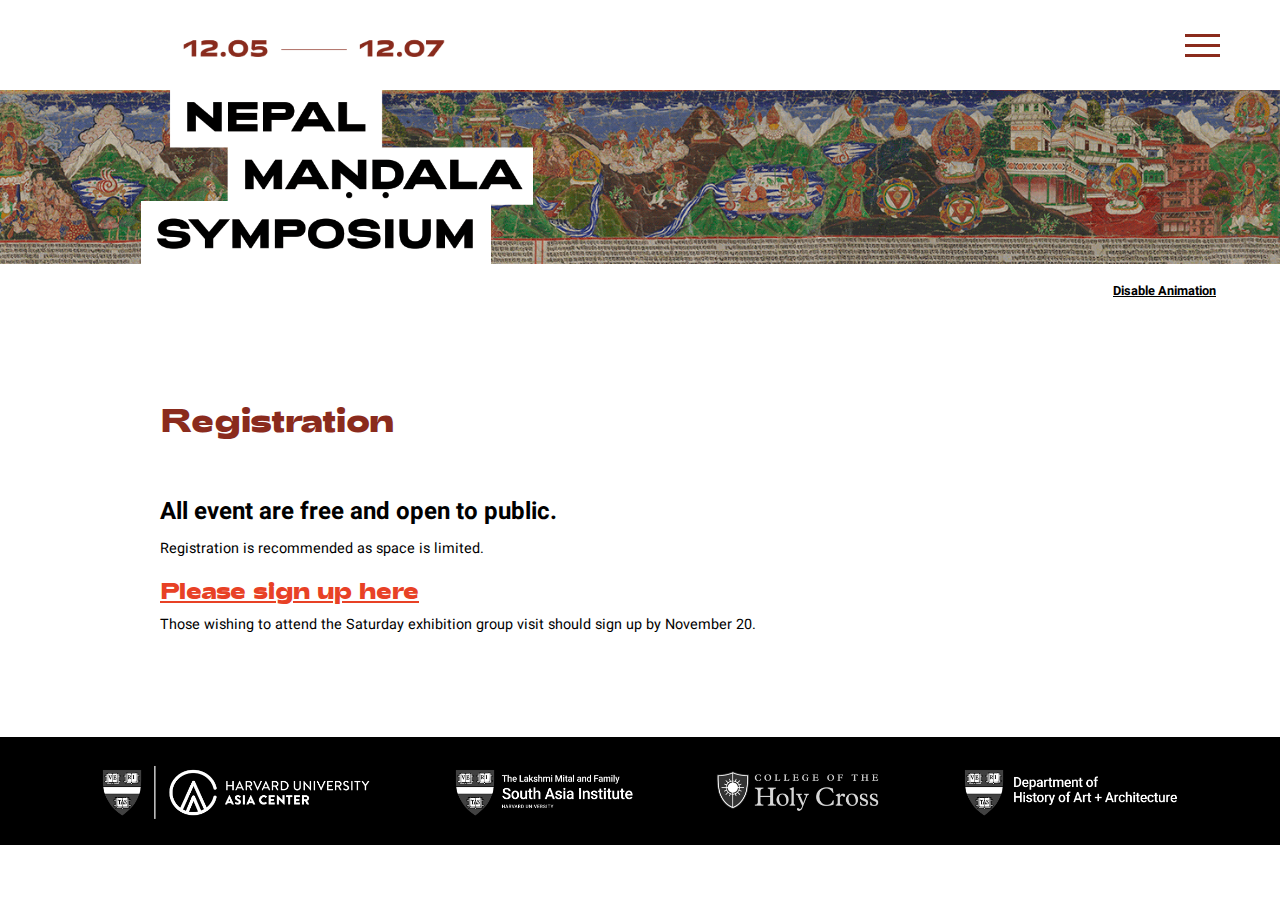
<file: registration.html>
<!DOCTYPE html>
<html>
<head>
    <meta http-equiv="x-ua-compatible" content="ie=edge">
    <meta charset="utf-8"> 
    <meta name="viewport" content="width=device-width, initial-scale=1">
	<title>Nepal Mandala Symposium</title>
    <link rel="stylesheet" type="text/css" href="css/style.css">
    <link href="https://fonts.googleapis.com/css?family=Heebo:400,700&display=swap" rel="stylesheet">
    <script src="https://code.jquery.com/jquery-1.12.3.js"></script>
    <script type='text/javascript' src='js/script.js'></script>
    
</head>




<body>


    <div id="nav-page" class="nav-off">
        <div id="close"></div>
        <ul class="nav-list">
            <hr>
            <li class="center"><a href="program.html">Program</a></li>
            <hr>
            <li class="right"><a href="keynote.html">Keynote</a></li>
            <hr>
            <li class="left"><a href="speakers.html">Speakers</a></li>
            <hr>
            <li class="center"><a href="abstracts.html">Abstracts</a></li>
            <hr>
            <li class="right"><a href="logistics.html">Logistics</a></li>
            <hr>
            <li class="left"><a href="registration.html">Registration</a></li>
            <hr>
        </ul>
    </div>
  

	<header>
		<nav>
			<div id="nav-icon">
				<div class="bar"></div>
  				<div class="bar"></div>
  				<div class="bar"></div>
			</div>
		</nav>
		<img class="date" src="img/date.png">
	</header>

    <div class="mobile-logo"><a href="index.html">
    <section class="container">
        <img class="scroll-1" src="img/top.gif">
        <img class="scroll-2" src="img/mid.gif">
        <img class="scroll-3" src="img/bottom.gif">              
    </section>
    <section class="container title-ticker">  
        <div class="ticker-move-1"><div class="ticker-item"><img src="img/nepal.png"></div></div>
        <div class="ticker-move-2 "> <div class="ticker-item"><img  src="img/mandala.png"></div>  </div>
        <div class="ticker-move-3"><div class="ticker-item"><img  src="img/symposium.png"></div> </div>
    </section> 
    </a></div>


    <div class="desktop-logo">
    <section class="container">
        <img class="scroll-1" src="img/top.gif">
    </section>
    <section class="container">
        <div class="main-logo"><a href="index.html"><img  src="img/logo.png"></a></div> 
    </section>
    </div>
    



    <p class="stop-animation">Disable Animation</p> 
    <section class="page-container">
        
        <h1> Registration</h1>

       <h3>All event are free and open to public.</h3>
        <h6> Registration is recommended as space is limited.</h6>
        <h4> <a href="https://docs.google.com/forms/d/e/1FAIpQLScEnRxSj-iaV5rK5oQzpMjBmM-lbmPBoQk0Gf37lLeDebDB9g/viewform" target="blank">Please sign up here</a></h4>
        <h6>Those wishing to attend the Saturday exhibition group visit should sign up by November 20.</h6> 
       
        

    </section>










   

    <section class="sponsor-container">
        <div class="sponsor-item"><a href="https://asiacenter.harvard.edu" target="blank"><img src="img/sponsor_04.png"></a></div>
        <div class="sponsor-item"><a href="https://mittalsouthasiainstitute.harvard.edu" target="blank"><img src="img/sponsor_02.png"></a></div>
        <div class="sponsor-item"><a href="https://www.holycross.edu/" target="blank"><img src="img/sponsor_03.png"></a></div>
        <div class="sponsor-item"><a href="https://haa.fas.harvard.edu" target="blank"><img src="img/sponsor_05.png"></a></div>
    </section>   




   



</body>

</html>
</file>
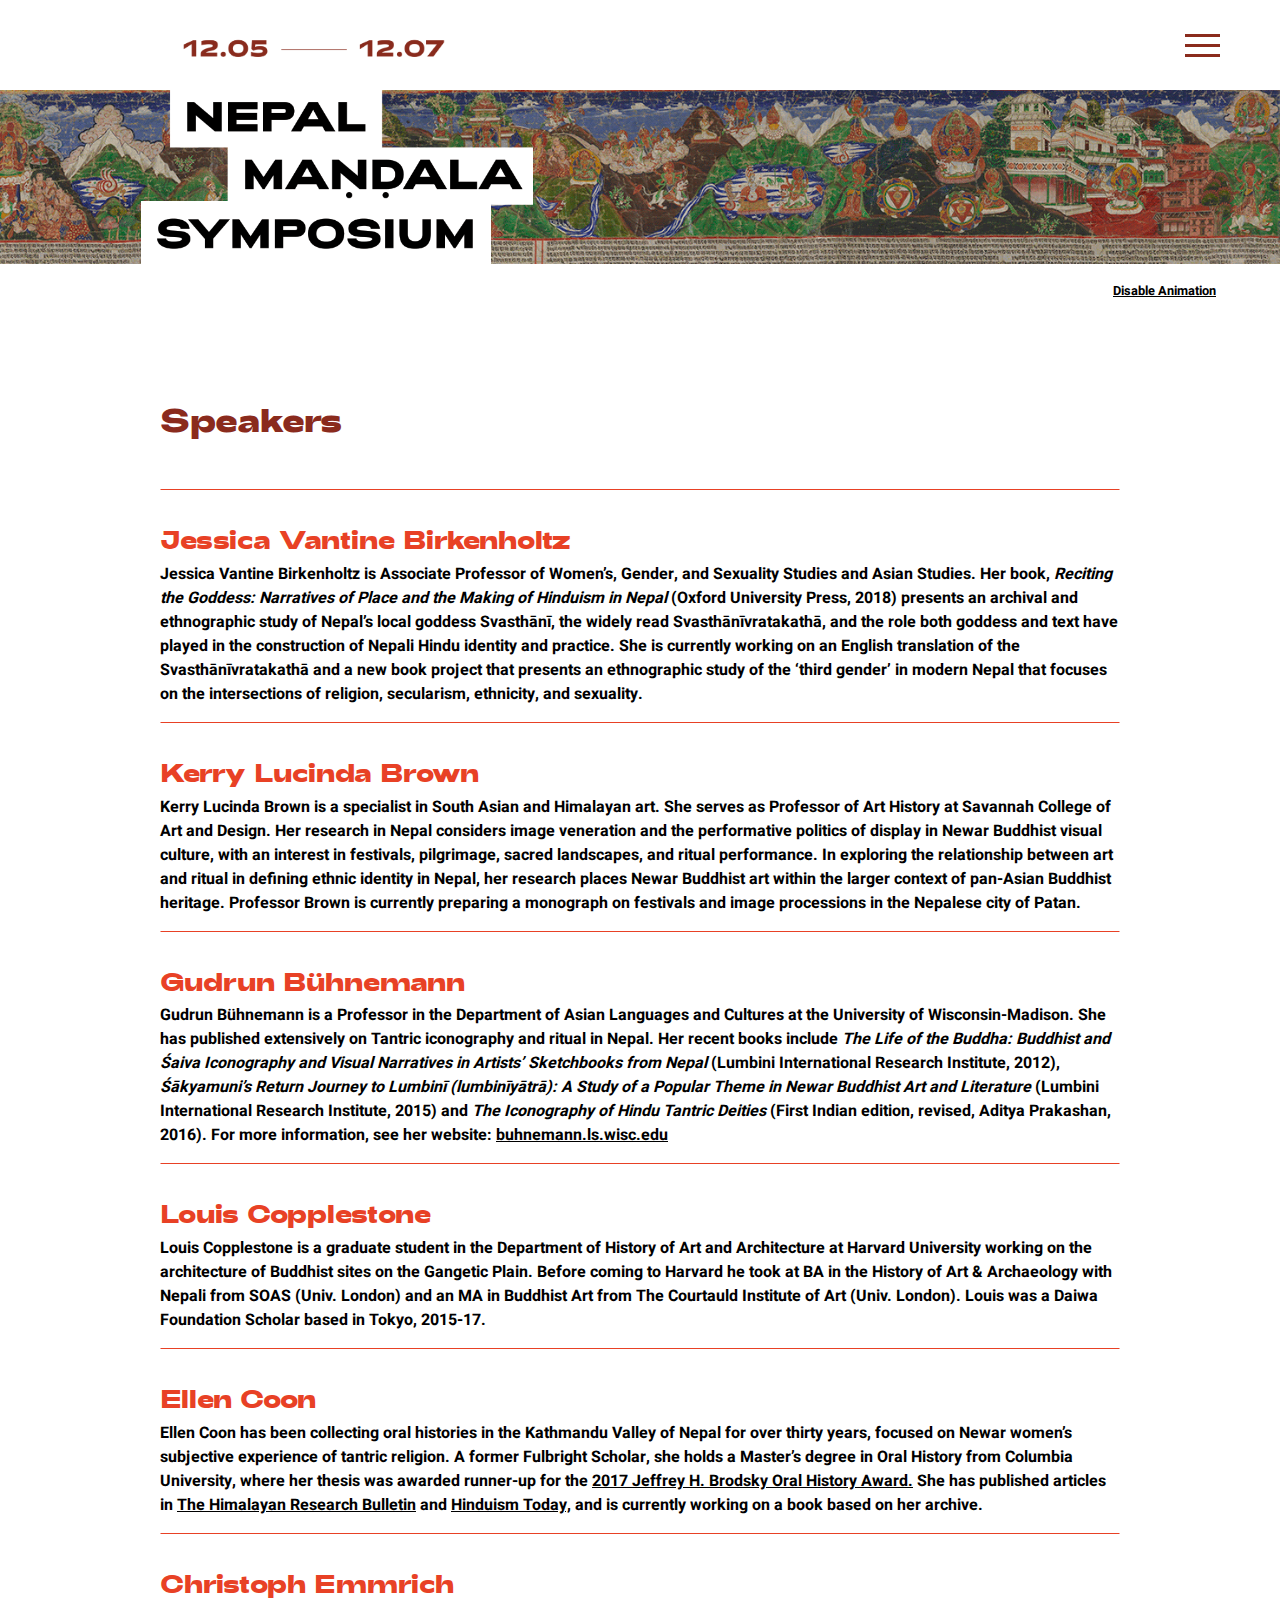
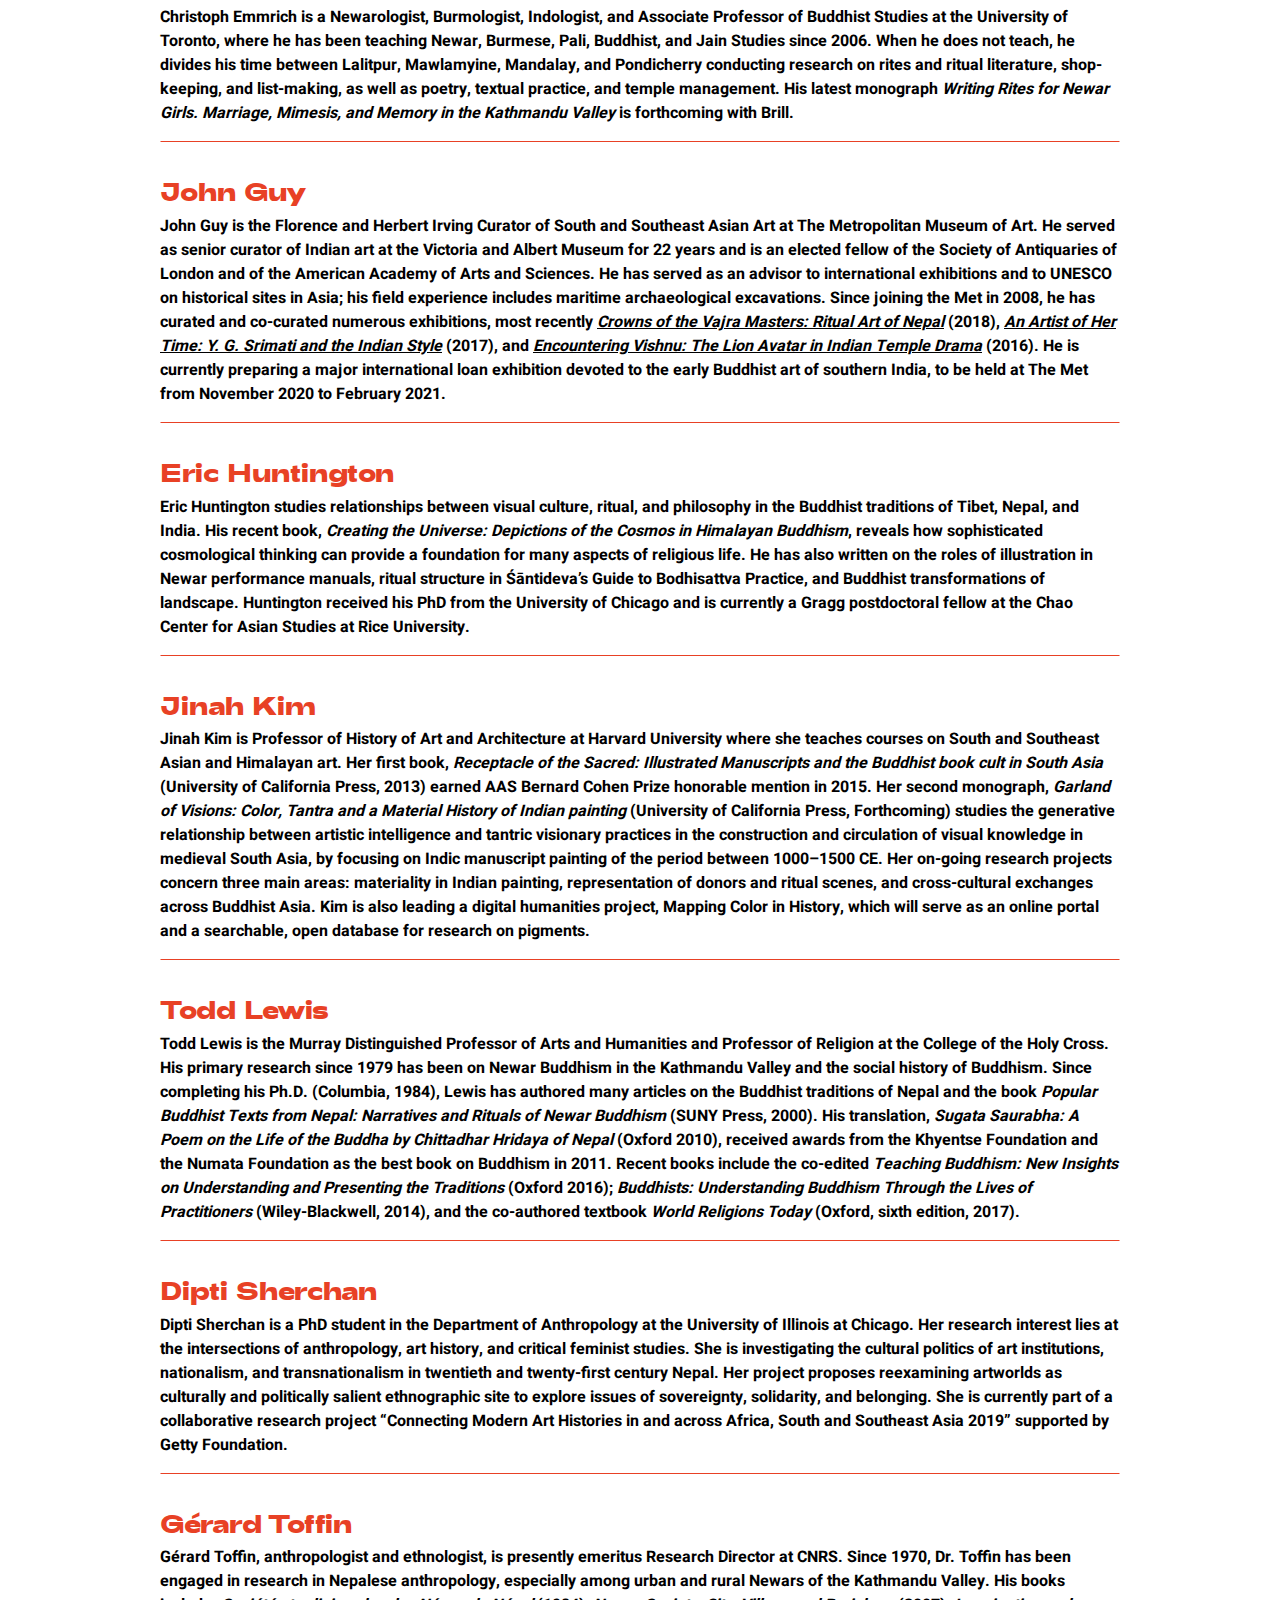
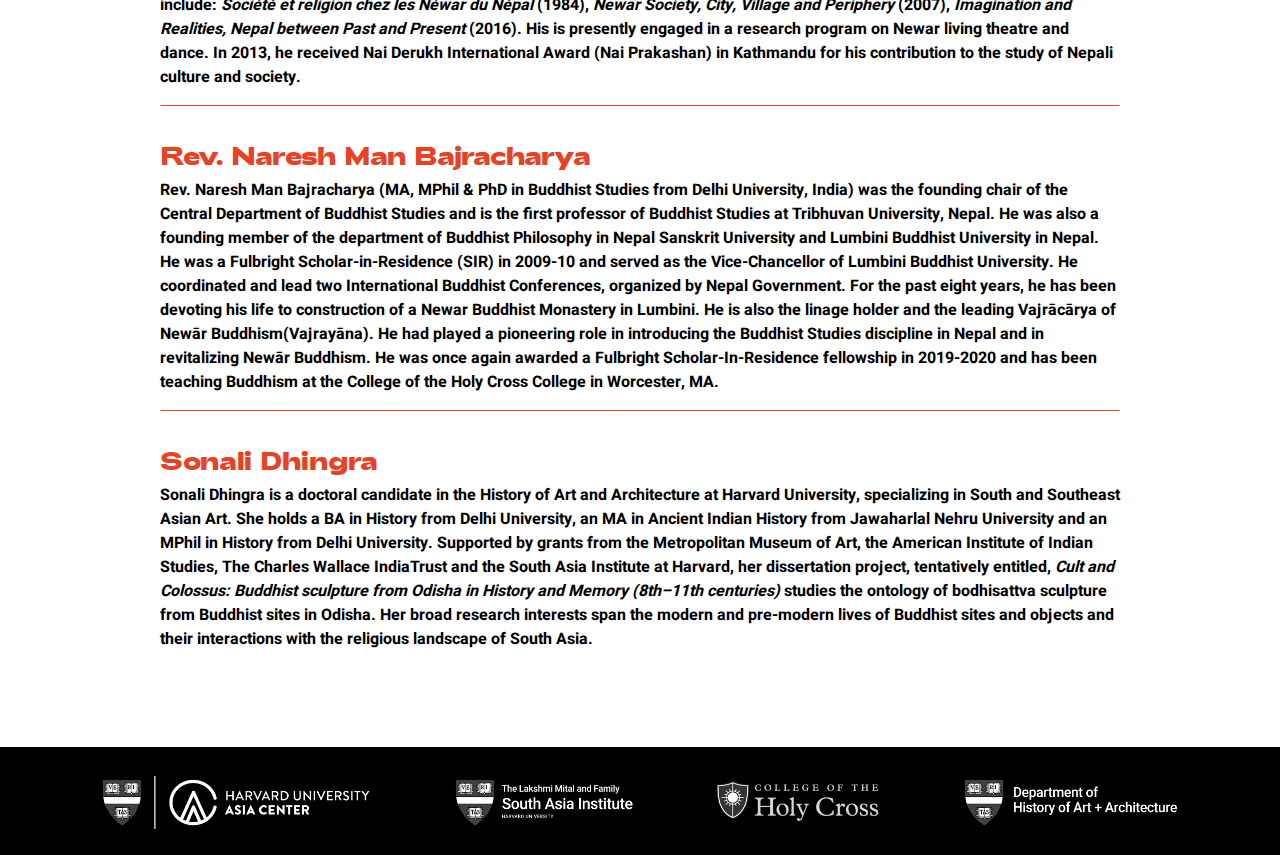
<file: speakers.html>
<!DOCTYPE html>
<html>
<head>
    <meta http-equiv="x-ua-compatible" content="ie=edge">
    <meta charset="utf-8"> 
    <meta name="viewport" content="width=device-width, initial-scale=1">
	<title>Nepal Mandala Symposium</title>
    <link rel="stylesheet" type="text/css" href="css/style.css">
    <link href="https://fonts.googleapis.com/css?family=Heebo:400,700&display=swap" rel="stylesheet">
    <script src="https://code.jquery.com/jquery-1.12.3.js"></script>
    <script type='text/javascript' src='js/script.js'></script>
    
</head>




<body>


    <div id="nav-page" class="nav-off">
        <div id="close"></div>
        <ul class="nav-list">
            <hr>
            <li class="center"><a href="program.html">Program</a></li>
            <hr>
            <li class="right"><a href="keynote.html">Keynote</a></li>
            <hr>
            <li class="left"><a href="speakers.html">Speakers</a></li>
            <hr>
            <li class="center"><a href="abstracts.html">Abstracts</a></li>
            <hr>
            <li class="right"><a href="logistics.html">Logistics</a></li>
            <hr>
            <li class="left"><a href="registration.html">Registration</a></li>
            <hr>
        </ul>
    </div>
  

	<header>
		<nav>
			<div id="nav-icon">
				<div class="bar"></div>
  				<div class="bar"></div>
  				<div class="bar"></div>
			</div>
		</nav>
		<img class="date" src="img/date.png">
	</header>

    <div class="mobile-logo"><a href="index.html">
    <section class="container">
        <img class="scroll-1" src="img/top.gif">
        <img class="scroll-2" src="img/mid.gif">
        <img class="scroll-3" src="img/bottom.gif">              
    </section>
    <section class="container title-ticker">  
        <div class="ticker-move-1"><div class="ticker-item"><img src="img/nepal.png"></div></div>
        <div class="ticker-move-2 "> <div class="ticker-item"><img  src="img/mandala.png"></div>  </div>
        <div class="ticker-move-3"><div class="ticker-item"><img  src="img/symposium.png"></div> </div>
    </section> 
    </a></div>


    <div class="desktop-logo">
    <section class="container">
        <img class="scroll-1" src="img/top.gif">
    </section>
    <section class="container">
        <div class="main-logo"><a href="index.html"><img  src="img/logo.png"></a></div> 
    </section>
    </div>
    



    <p class="stop-animation">Disable Animation</p> 
    <section class="page-container">
        
        <h1>Speakers</h1>
       
        <hr class="schedule-rule">
        <h2>Jessica Vantine Birkenholtz</h2>

        <p>Jessica Vantine Birkenholtz is Associate Professor of Women’s, Gender, and Sexuality Studies and Asian Studies. Her book, <i>Reciting the Goddess: Narratives of Place and the Making of Hinduism in Nepal</i> (Oxford University Press, 2018) presents an archival and ethnographic study of Nepal’s local goddess Svasthānī, the widely read Svasthānīvratakathā, and the role both goddess and text have played in the construction of Nepali Hindu identity and practice. She is currently working on an English translation of the Svasthānīvratakathā and a new book project that presents an ethnographic study of the ‘third gender’ in modern Nepal that focuses on the intersections of religion, secularism, ethnicity, and sexuality.</p>

        <hr class="schedule-rule">
        <h2>Kerry Lucinda Brown</h2>

        <p>Kerry Lucinda Brown is a specialist in South Asian and Himalayan art. She serves as Professor of Art History at Savannah College of Art and Design. Her research in Nepal considers image veneration and the performative politics of display in Newar Buddhist visual culture, with an interest in festivals, pilgrimage, sacred landscapes, and ritual performance. In exploring the relationship between art and ritual in defining ethnic identity in Nepal, her research places Newar Buddhist art within the larger context of pan-Asian Buddhist heritage. Professor Brown is currently preparing a monograph on festivals and image processions in the Nepalese city of Patan.</p>

        <hr class="schedule-rule">
        <h2>Gudrun Bühnemann</h2>

        <p>Gudrun Bühnemann is a Professor in the Department of Asian Languages and Cultures at the University of Wisconsin-Madison. She has published extensively on Tantric iconography and ritual in Nepal. Her recent books include <i>The Life of the Buddha: Buddhist and Śaiva Iconography and Visual Narratives in Artists’ Sketchbooks from Nepal </i>(Lumbini International Research Institute, 2012), <i>Śākyamuni’s Return Journey to Lumbinī (lumbinīyātrā): A Study of a Popular Theme in Newar Buddhist Art and Literature</i> (Lumbini International Research Institute, 2015) and <i>The Iconography of Hindu Tantric Deities </i>(First Indian edition, revised, Aditya Prakashan, 2016). For more information, see her website: <a href="http://buhnemann.ls.wisc.edu/" target="blank">buhnemann.ls.wisc.edu</a></p>

        <hr class="schedule-rule">
        <h2>Louis Copplestone</h2>

        <p>Louis Copplestone is a graduate student in the Department of History of Art and Architecture at Harvard University working on the architecture of Buddhist sites on the Gangetic Plain. Before coming to Harvard he took at BA in the History of Art & Archaeology with Nepali from SOAS (Univ. London) and an MA in Buddhist Art from The Courtauld Institute of Art (Univ. London). Louis was a Daiwa Foundation Scholar based in Tokyo, 2015-17.</p>

        <hr class="schedule-rule">
        <h2>Ellen Coon</h2>

        <p>Ellen Coon has been collecting oral histories in the Kathmandu Valley of Nepal for over thirty years, focused on Newar women’s subjective experience of tantric religion. A former Fulbright Scholar, she holds a Master’s degree in Oral History from Columbia University, where her thesis was awarded runner-up for the <a href="http://oralhistory.columbia.edu/blog-posts/2017-brodsky-award" target="blank">2017 Jeffrey H. Brodsky Oral History Award.</a> She has published articles in <a href="https://digitalcommons.macalester.edu/himalaya/vol9/iss1/5/" target="blank">The Himalayan Research Bulletin</a> and <a href="https://www.hinduismtoday.com/modules/smartsection/item.php?itemid=5100" target="blank">Hinduism Today,</a> and is currently working on a book based on her archive. </p>

        <hr class="schedule-rule">
        <h2>Christoph Emmrich</h2>

        <p>Christoph Emmrich is a Newarologist, Burmologist, Indologist, and Associate Professor of Buddhist Studies at the University of Toronto, where he has been teaching Newar, Burmese, Pali, Buddhist, and Jain Studies since 2006. When he does not teach, he divides his time between Lalitpur, Mawlamyine, Mandalay, and Pondicherry conducting research on rites and ritual literature, shop-keeping, and list-making, as well as poetry, textual practice, and temple management. His latest monograph <i>Writing Rites for Newar Girls. Marriage, Mimesis, and Memory in the Kathmandu Valley</i> is forthcoming with Brill.</p>

        <hr class="schedule-rule">
        <h2>John Guy</h2>

        <p>John Guy is the Florence and Herbert Irving Curator of South and Southeast Asian Art at The Metropolitan Museum of Art. He served as senior curator of Indian art at the Victoria and Albert Museum for 22 years and is an elected fellow of the Society of Antiquaries of London and of the American Academy of Arts and Sciences. He has served as an advisor to international exhibitions and to UNESCO on historical sites in Asia; his field experience includes maritime archaeological excavations. Since joining the Met in 2008, he has curated and co-curated numerous exhibitions, most recently <a href="https://www.metmuseum.org/exhibitions/listings/2017/crowns-of-vajra-masters" target="blank"><i>Crowns of the Vajra Masters: Ritual Art of Nepal</i></a> (2018), <a href="https://www.metmuseum.org/exhibitions/listings/2016/srimati" target="blank"><i>An Artist of Her Time: Y. G. Srimati and the Indian Style</i></a> (2017), and <a href="https://www.metmuseum.org/exhibitions/listings/2015/encountering-vishnu" target="blank"><i>Encountering Vishnu: The Lion Avatar in Indian Temple Drama</i></a> (2016). He is currently preparing a major international loan exhibition devoted to the early Buddhist art of southern India, to be held at The Met from November 2020 to February 2021.</p>

        <hr class="schedule-rule">
        <h2>Eric Huntington</h2>

        <p>Eric Huntington studies relationships between visual culture, ritual, and philosophy in the Buddhist traditions of Tibet, Nepal, and India. His recent book, <i>Creating the Universe: Depictions of the Cosmos in Himalayan Buddhism</i>, reveals how sophisticated cosmological thinking can provide a foundation for many aspects of religious life. He has also written on the roles of illustration in Newar performance manuals, ritual structure in Śāntideva’s Guide to Bodhisattva Practice, and Buddhist transformations of landscape. Huntington received his PhD from the University of Chicago and is currently a Gragg postdoctoral fellow at the Chao Center for Asian Studies at Rice University.</p>

        <hr class="schedule-rule">
        <h2>Jinah Kim</h2>

        <p>Jinah Kim is Professor of History of Art and Architecture at Harvard University where she teaches courses on South and Southeast Asian and Himalayan art. Her first book, <i>Receptacle of the Sacred: Illustrated Manuscripts and the Buddhist book cult in South Asia </i>(University of California Press, 2013) earned AAS Bernard Cohen Prize honorable mention in 2015. Her second monograph, <i>Garland of Visions: Color, Tantra and a Material History of Indian painting</i> (University of California Press, Forthcoming) studies the generative relationship between artistic intelligence and tantric visionary practices in the construction and circulation of visual knowledge in medieval South Asia, by focusing on Indic manuscript painting of the period between 1000–1500 CE. Her on-going research projects concern three main areas: materiality in Indian painting, representation of donors and ritual scenes, and cross-cultural exchanges across Buddhist Asia. Kim is also leading a digital humanities project, Mapping Color in History, which will serve as an online portal and a searchable, open database for research on pigments.</p>

        <hr class="schedule-rule">
        <h2>Todd Lewis</h2>

        <p>Todd Lewis is the Murray Distinguished Professor of Arts and Humanities and Professor of Religion at the College of the Holy Cross. His primary research since 1979 has been on Newar Buddhism in the Kathmandu Valley and the social history of Buddhism. Since completing his Ph.D. (Columbia, 1984), Lewis has authored many articles on the Buddhist traditions of Nepal and the book <i>Popular Buddhist Texts from Nepal: Narratives and Rituals of Newar Buddhism</i> (SUNY Press, 2000). His translation, <i>Sugata Saurabha: A Poem on the Life of the Buddha by Chittadhar Hridaya of Nepal</i> (Oxford 2010), received awards from the Khyentse Foundation and the Numata Foundation as the best book on Buddhism in 2011. Recent books include the co-edited <i>Teaching Buddhism: New Insights on Understanding and Presenting the Traditions</i> (Oxford 2016); <i>Buddhists: Understanding Buddhism Through the Lives of Practitioners</i> (Wiley-Blackwell, 2014), and the co-authored textbook <i>World Religions Today</i> (Oxford, sixth edition, 2017). </p>

        <hr class="schedule-rule">
        <h2>Dipti Sherchan</h2>

        <p>Dipti Sherchan is a PhD student in the Department of Anthropology at the University of Illinois at Chicago. Her research interest lies at the intersections of anthropology, art history, and critical feminist studies. She is investigating the cultural politics of art institutions, nationalism, and transnationalism in twentieth and twenty-first century Nepal. Her project proposes reexamining artworlds as culturally and politically salient ethnographic site to explore issues of sovereignty, solidarity, and belonging. She is currently part of a collaborative research project “Connecting Modern Art Histories in and across Africa, South and Southeast Asia 2019” supported by Getty Foundation. </p>

        <hr class="schedule-rule">
        <h2>Gérard Toffin</h2>

        <p>Gérard Toffin, anthropologist and ethnologist, is presently emeritus Research Director at CNRS. Since 1970, Dr. Toffin has been engaged in research in Nepalese anthropology, especially among urban and rural Newars of the Kathmandu Valley.  His books include: <i>Société et religion chez les Néwar du Népal</i> (1984), <i>Newar Society, City, Village and Periphery</i> (2007), <i>Imagination and Realities, Nepal between Past and Present</i> (2016). His is presently engaged in a research program on Newar living theatre and dance. In 2013, he received Nai Derukh International Award (Nai Prakashan) in Kathmandu for his contribution to the study of Nepali culture and society.</p>

        <hr class="schedule-rule">
        <h2>Rev. Naresh Man Bajracharya</h2>

        <p>Rev. Naresh Man Bajracharya (MA, MPhil & PhD in Buddhist Studies from Delhi University, India) was the founding chair of the Central Department of Buddhist Studies and is the first professor of Buddhist Studies at Tribhuvan University, Nepal. He was also a founding member of the department of Buddhist Philosophy in Nepal Sanskrit University and Lumbini Buddhist University in Nepal. He was a Fulbright Scholar-in-Residence (SIR) in 2009-10 and served as the Vice-Chancellor of Lumbini Buddhist University. He coordinated and lead two International Buddhist Conferences, organized by Nepal Government. For the past eight years, he has been devoting his life to construction of a Newar Buddhist Monastery in Lumbini. He is also the linage holder and the leading Vajrācārya of Newār Buddhism(Vajrayāna). He had played a pioneering role in introducing the Buddhist Studies discipline in Nepal and in revitalizing Newār Buddhism. He was once again awarded a Fulbright Scholar-In-Residence fellowship in 2019-2020 and has been teaching Buddhism at the College of the Holy Cross College in Worcester, MA.</p>

        <hr class="schedule-rule">
        <h2>Sonali Dhingra</h2>

        <p>Sonali Dhingra is a doctoral candidate in the History of Art and Architecture at Harvard University, specializing in South and Southeast Asian Art. She holds a BA in History from Delhi University, an MA in Ancient Indian History from Jawaharlal Nehru University and an MPhil in History from Delhi University. Supported by grants from the Metropolitan Museum of Art, the American Institute of Indian Studies, The Charles Wallace IndiaTrust and the South Asia Institute at Harvard, her dissertation project, tentatively entitled, <i>Cult and Colossus: Buddhist sculpture from Odisha in History and Memory (8th–11th centuries)</i> studies the ontology of bodhisattva sculpture from Buddhist sites in Odisha. Her broad research interests span the modern and pre-modern lives of Buddhist sites and objects and their interactions with the religious landscape of South Asia.</p>

        
       
        

    </section>










   

    <section class="sponsor-container">
        <div class="sponsor-item"><a href="https://asiacenter.harvard.edu" target="blank"><img src="img/sponsor_04.png"></a></div>
        <div class="sponsor-item"><a href="https://mittalsouthasiainstitute.harvard.edu" target="blank"><img src="img/sponsor_02.png"></a></div>
        <div class="sponsor-item"><a href="https://www.holycross.edu/" target="blank"><img src="img/sponsor_03.png"></a></div>
        <div class="sponsor-item"><a href="https://haa.fas.harvard.edu" target="blank"><img src="img/sponsor_05.png"></a></div>
    </section>   




   



</body>

</html>
</file>
<file: css/style.css>
* {
	box-sizing: border-box;
	margin:0;
	padding:0;	
	}

body {
  font-family: 'Heebo', sans-serif;
  font-weight: 700;
}

a {color: black;}



/*--head --*/


header {
 height: 9vh;
 min-height: 90px;
}


.date {
  position: absolute;
  width: 17em;
  top:27px;
  left:14vw;
}


nav{
  position: absolute;
  top:27px;
  right:60px;

}

#nav-icon {
  cursor: pointer;
}

#nav-icon .bar{
  width: 35px;
  height: 3px;
  background-color: #8A2B1D; /*--red-brown--*/
  margin: 7px 0;
  
}

#close {
  z-index: 3000;
  position: fixed;
  color: white;
  top:29px;
  right:60px;
  height: 35px;
  width: 35px;
  cursor: pointer;
}

#close:before, #close:after {
  position: absolute;
  content: ' ';
  height: 35px;
  width: 2px;
  left:17px;
  background-color: white;
}
#close:before {
  transform: rotate(45deg);
}
#close:after {
  transform: rotate(-45deg);
}




/*--nav page --*/


#nav-page {
  background-color: black;
  width: 100vw;
  height: 100vh;
  position: fixed;
  z-index: 2000;
  overflow: scroll;
}


.nav-off {
  display: none;
}

.fixed-position {
  position:fixed;
}

.nav-list {
width: 50%;
margin:0 auto;
list-style: none;
padding:10% 0;
}

.nav-list li{
padding:2.7vw 0 2.5vw;
}


hr {
  border: solid 1px black;
  border-top: solid 1px #8A2B1D;
}

.center {
  text-align: center;
}

.left {
  text-align: left;
  margin-left: -5vw;
}

.right {
  text-align: right;
  margin-right: -5vw;
}




/*--ticker scroll--*/

.container {
  overflow: hidden;
  position: absolute;
  width: 100%;
}

.container img {
  margin-bottom:-0.5vw;
 }

 .scroll-1, .scroll-2,  .scroll-3{
    height: 100%;
    width: 200%;
  }

  .scroll-1 {
    display: inline-block;
    position: relative;
    white-space: nowrap;
    left:0;
    -webkit-animation: scrolling-l 25s linear infinite;
    animation: scrolling-l 25s linear infinite;
}

  .scroll-2 {
    display: inline-block;
    position: relative;
    white-space: nowrap;
    left:-100%;
    -webkit-animation: scrolling-r 30s linear infinite;
    animation: scrolling-r 30s linear infinite;
}

  .scroll-3 {
    display: inline-block;
    position: relative;
    white-space: nowrap;
    left:0;
    -webkit-animation: scrolling-l 20s linear infinite;
    animation: scrolling-l 20s linear infinite;
}
 
 @-webkit-keyframes scrolling-l {
  0%    { left: 0; }
  100%  { left: -100%;  }
  }

  @keyframes scrolling-l {
  0%    { left: 0; }
  100%  { left: -100%;  }
  }

  @-webkit-keyframes scrolling-r {
  0%    { left: -100%; }
  100%  { left: 0%;  }
  }

  @keyframes scrolling-r {
  0%    { left: -100%; }
  100%  { left: 0%;  }
  }


  .scroll-stop {
    animation: none !important;
}



/*--ticker text--*/

 
  .title-ticker img{
    height: 13.56vw;
  }


 .ticker-move-1, .ticker-move-2, .ticker-move-3 {
    display: inline-block;
    position: relative;
    white-space: nowrap;
    right:-10vw;
    -webkit-animation: ticker_1 20s linear 2;
    animation: ticker_1 20s linear 2;

  }

   .ticker-stop-1 {
    right:-10vw;
    animation: none;
  }

   @-webkit-keyframes ticker_1 {
  0%    { right: -100%; }
  100%  { right: 60%;  }
  }

   @keyframes ticker_1 {
  0%    { right: -100%; }
  100%  { right: 60%;  }
  }


  .ticker-move-2 {
    right:-20vw;
    -webkit-animation: ticker_2 25s linear 2;
    animation: ticker_2 25s linear 2;
  }

   .ticker-stop-2 {
    right:-20vw;
    animation: none;
  }

  @keyframes ticker_2 {
  0%    { right: -100%; }
  100%  { right: 85%;  }
  }

   @keyframes ticker_2 {
  0%    { right: -100%; }
  100%  { right: 85%;  }
  }


  .ticker-move-3 {
    right:-0vw;
    -webkit-animation: ticker_3 28s linear 2;
    animation: ticker_3 28s linear 2;
  }

   .ticker-stop-3 {
    right:-0vw;
    animation: none;
  }

  @-webkit-keyframes ticker_3 {
  0%    { right: -100%; }
  100%  { right: 95%;  }
  }

  @-webkit-keyframes ticker_3 {
  0%    { right: -100%; }
  100%  { right: 95%;  }
  }
 


  .main-logo img{
  height: 13.6vw;
  margin-left:11vw;
  }




/*--show hide head -----------------------------*/

.logo-home {
  height: 40vw;
}

.mobile-logo {
  display: none;
  height: 40vw;
}

.desktop-logo {
  display: block;
  height: 14vw;
}


/*--control animation--*/


.stop-animation{ 
  font-size: 0.8em;
  float:right;
  padding:1% 5%;
  cursor: pointer;
  text-decoration: underline;
}



/*--home-bottom-----------------------------*/


.info-container {	
	width: 75%;
	margin: 0 auto;
  font-size: 1em;
  margin-top:10vh;
	}


.info-container .home-title{ 
  text-align: center;
}

.info-container p{ 
  padding: 0.8em 0;
  line-height: 1.8em;
  font-size: 1.15em;
}








/*--dharma section--*/

.title-p {
  font-weight: 400;
  font-size: 0.85em;
  text-align: center;
  padding-bottom: 1em;
}

.dp-info-container{
  padding: 10em 0; 
  margin: 0 auto;
  text-align: center;
}


.dp-logo {
  width: 40%;
}

.cantor{ 
  font-size: 0.75em;
  letter-spacing: 0.06em;
  font-weight: 400;
  line-height: 2.6em;
  padding: 2em;
  text-transform: uppercase;
}










/*--page-----------------------------*/
.page-container, .page-container-flex { 
  width: 75%;
  margin: 0 auto;
  font-size: 1em;
  padding: 7em 0 5em;
  }

  .center-text {
    text-align: center;
  }

  .page-container-flex {
    display: flex;
    width: 75%;
    margin:0 12%;
  }


  .column-3-4 {
    width:62%;
    padding-right:3%;
  }

  .column-1-4 {
    width:32%;
    padding-left:3%;
  }

  iframe {
    width: 100%;
    border:none;
  }



@font-face {
font-family: "Adieu";
src: url("fonts/Adieu-Black.eot");
src: url("fonts/Adieu-Black.woff") format("woff");
}



h1 {
  font-family: 'Adieu', Heebo, sans-serif;
  color: #8A2B1D;
  font-size: 2.1em;
  padding:0.5em 0 1.5em;
}

h2 {
  font-family: 'Adieu', Heebo, sans-serif;
  color: #E84125;
  font-size: 1.6em;
  padding:0em 0 0.3em;
}

h3 {
  font-size: 1.5em;
  padding:0.2em 0 0.3em;
}

h4, h4 a {
  font-family: 'Adieu', Heebo, sans-serif;
  color: #E84125;
  font-size: 1.2em;
  padding:0em 0 0.6em;
  line-height: 0.9em;
}

h5 {

  font-size: 1.1em;
  padding:0em 0 0.4em;

}

h6 {
  font-size: 0.9em;
  font-weight: 400;
  padding:0.1em 0 1.5em;

}


li a{
  font-family: 'Adieu', Heebo, sans-serif;
  color: white;
  font-size: 2em;
  padding:0.5em 0 0.5em;
  text-decoration: none;
  cursor: pointer;
}

.page-container p {
  padding-bottom: 1em;
}

.schedule-rule{
  border: solid 1px white;
  border-top: solid 1px #E84125;
  width: 100%;
  padding:1em 0;
}



.logistics-head {
  margin: 1.5em 0 0.5em;
}


.map-marker{
  padding: 0em 0 1em;
  text-transform: uppercase;
  font-size: 0.8em;
  letter-spacing: 0.03em;
}


.mail-style {
  padding: 0.1em 0 0.5em;
}

.pad-top {
  padding:0.9em 0 0.4em;
}





.panel-num {
  font-family: 'Adieu', Heebo, sans-serif;
  color: #E84125;
  font-size: 3em;
  letter-spacing: 0.06em;
}



.panel {
  text-transform: uppercase;
  font-size: 0.7em;
  letter-spacing: 0.02em;
}

.panel-section {
  padding: 2.5em 0 1em;
}


.abstract-name {
  text-transform: uppercase;
  font-size: 0.8em;
  letter-spacing: 0.02em;
  line-height: 3em;

}


.schedule h3{
color: #E84125;
}

.schedule h6 {
      padding: 0.1em 0 0.5em;
}

.schedule h5 {
      padding: 0.9em 0 0.5em;
}




/*--sponsors--*/

.sponsor-container {
  width: 100%;
  display: flex;
  flex-wrap: nowrap;
  margin:0 auto;
  padding:0 5% 1%;
  background-color: black;
  min-height: 2em;
  align-items:center;
}

.sponsor-item {
  margin:2% 3% 0.5%;
}

.sponsor-item img{
  width: 100%;
}








/*--small laptop thru ipad mini--*/
@media only screen and (max-width: 1300px) 
{ .container img { margin-bottom:-0.55vw;} .title-ticker img{height: 13.56vw;}}

@media only screen and (max-width: 1200px) 
{ .container img { margin-bottom:-0.6vw;} .title-ticker img{height: 13.56vw;}}

@media only screen and (max-width: 1100px) 
{ .container img { margin-bottom:-0.7vw;} .title-ticker img{height: 13.56vw;}}

@media only screen and (max-width: 1000px) 
{ .container img { margin-bottom:-0.75vw;} .title-ticker img{height: 13.56vw;}}


@media only screen and (max-width: 900px) 
{ .container img { margin-bottom:-0.85vw;} .title-ticker img{height: 13.56vw;}}






/*--800---------------------------*/


@media only screen and (max-width: 800px){

 .container img { margin-bottom:-1vw;} 
 .title-ticker img{height: 13.55vw;}

.stop-animation { font-size: 0.7em;}


.info-container p, p {font-size: 1em;}
.dp-logo {width: 70%;}

/*--nav--*/
.nav-list {width: 68%; padding:13% 0;}

.nav-list li{ padding:5.5vw 0 4vw;}

/*--dp home--*/


.dp-info-container{ padding: 5em 0; }



/*--body -----------------------------*/

h1.home-title {
  font-size: 1.6em;
  padding:0.5em 0 0.4em;
}

.page-container-flex {
    display: block;
    width: 75%;
    margin:0 auto;
  }

 .column-3-4, .column-1-4 {
    width:100%;
    padding: 0%;
  }




}









@media only screen and (max-width: 700px) 
{ .container img { margin-bottom:-1.1vw;} .title-ticker img{height: 13.56vw;}}
@media only screen and (max-width: 600px) 
{ .container img { margin-bottom:-1.7vw;} .title-ticker img{height: 13.56vw;}}














/*--500--------------------*/


@media only screen and (max-width: 500px){



/*--head --*/


header { min-height: 65px;}

.date { width: 10.5em; top:22px; left:14%;}

nav{ top:22px; right:6%;}

#nav-icon .bar{ width: 28px; height: 3px; margin: 4px 0;}

#close { top:22px; right:5%;}

#close:before, #close:after { height: 28px; width: 2px;}


/*--show hide head -----------------------------*/

.mobile-logo {
  display: block;
}

.desktop-logo {
  display: none;
}

 .mobile-logo .ticker-move-1, .mobile-logo .ticker-move-2, .mobile-logo .ticker-move-3 {
    animation: none;
  }

/*--head animation -----------------------------*/

.container img { margin-bottom:-1.6vw;}

.title-ticker img{ height: 13.55vw;}

.stop-animation { font-size: 0.6em; padding-top: 10px;}


/*--nav--*/

.nav-list {padding:20% 0;}



.info-container, .page-container, .page-container-flex  { 
  width: 88%;
 
  }

.info-container p, p {font-size: 0.9em;}
.title-p, .cantor {font-size: 0.7em;}

.sponsor-container {flex-wrap: wrap;}
.sponsor-item {width:44%;padding: 0 2%;}



/*--body -----------------------------*/
h1.home-title {
  font-size: 1.4em;
}


}















@media only screen and (max-width: 400px) 
{ .container img { margin-bottom:-1.8vw;} .title-ticker img{height: 13.55vw;}}

@media only screen and (max-width: 300px) 
{ .container img { margin-bottom:-2.5vw;} .title-ticker img{height: 13.55vw;}}
</file>
